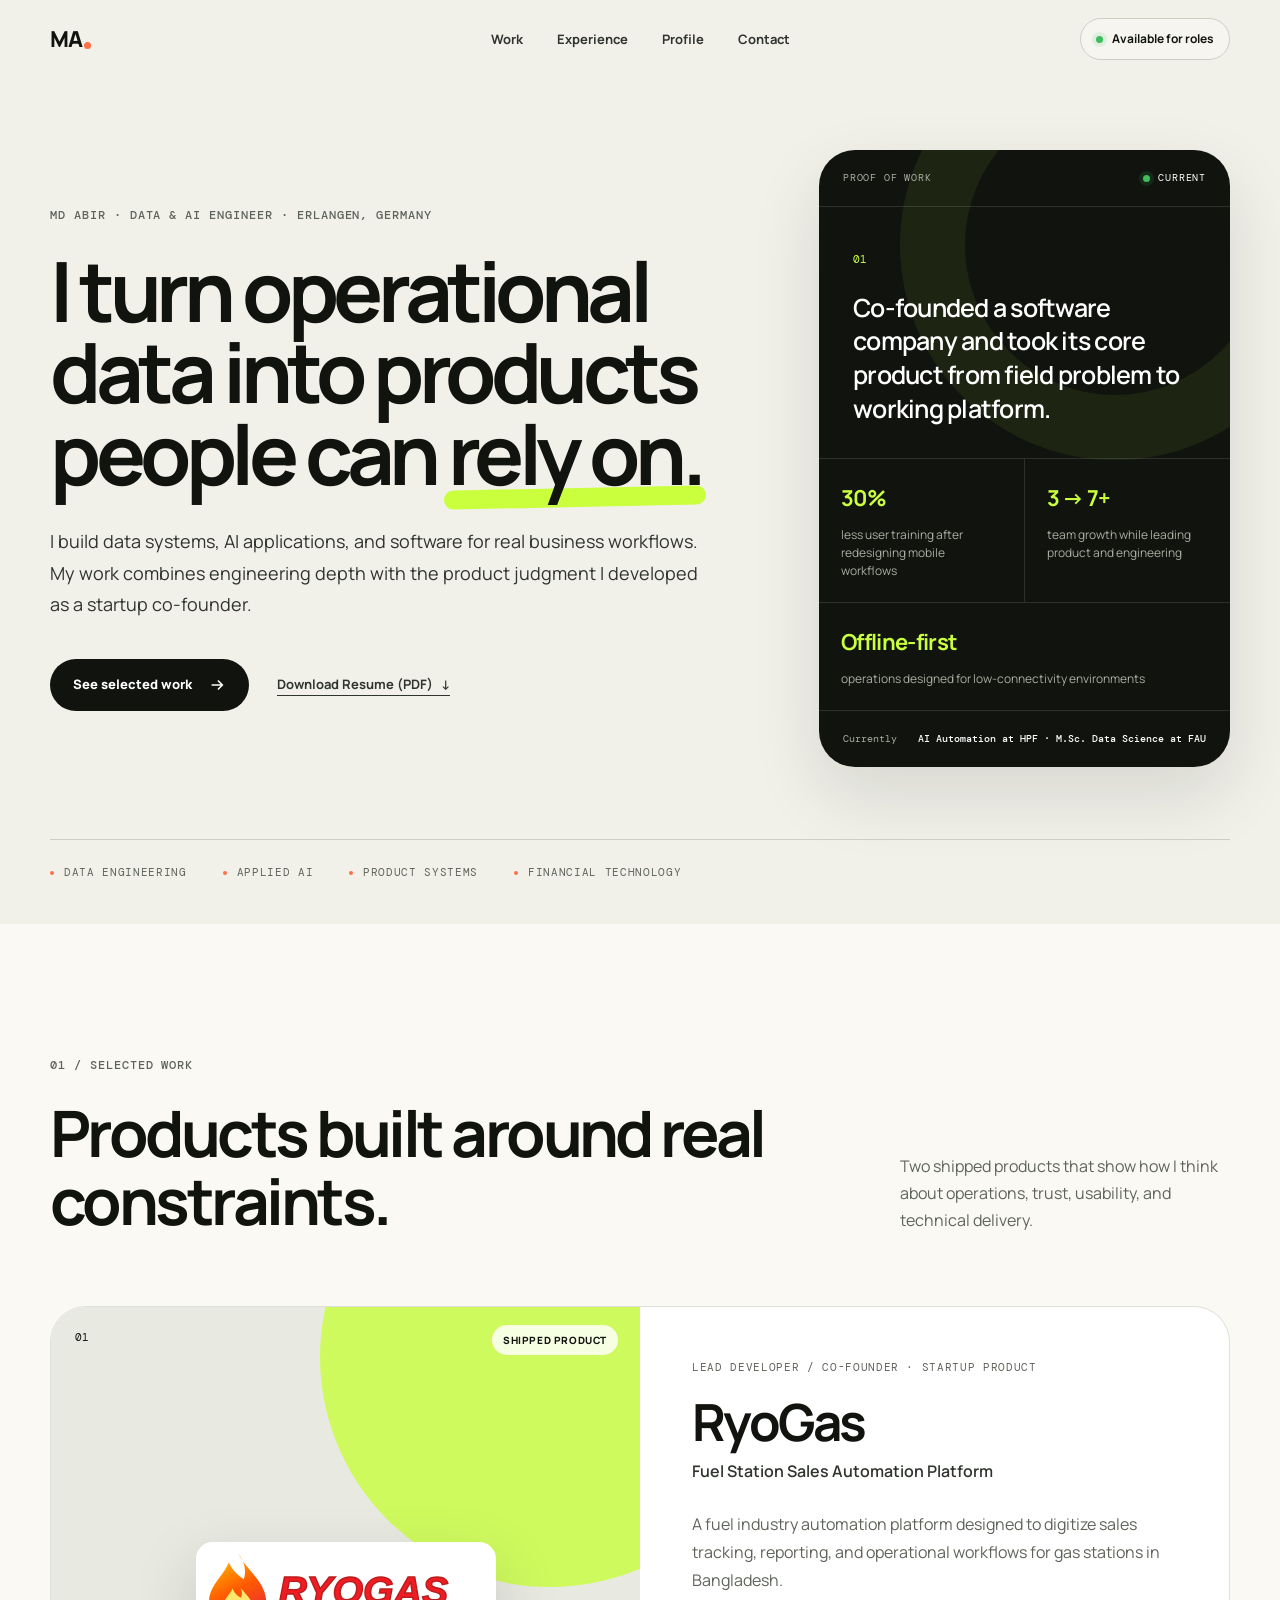
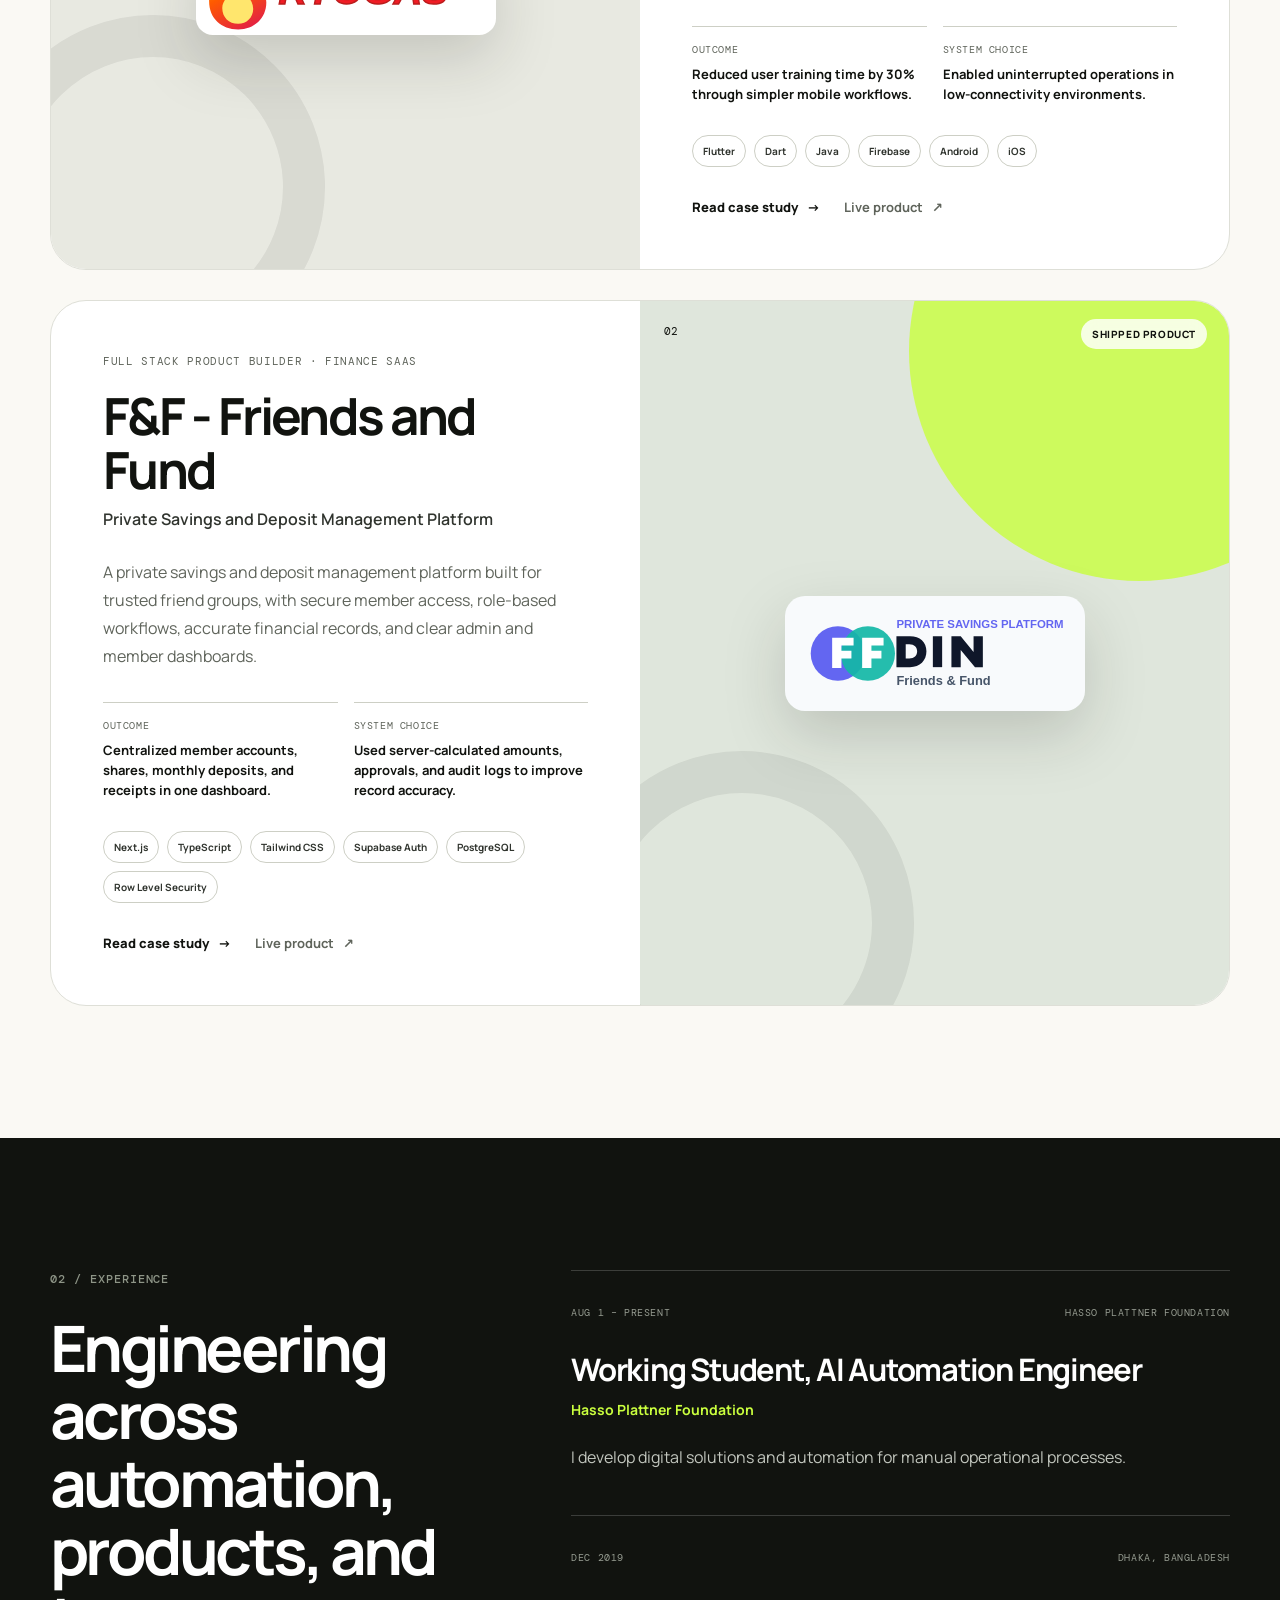
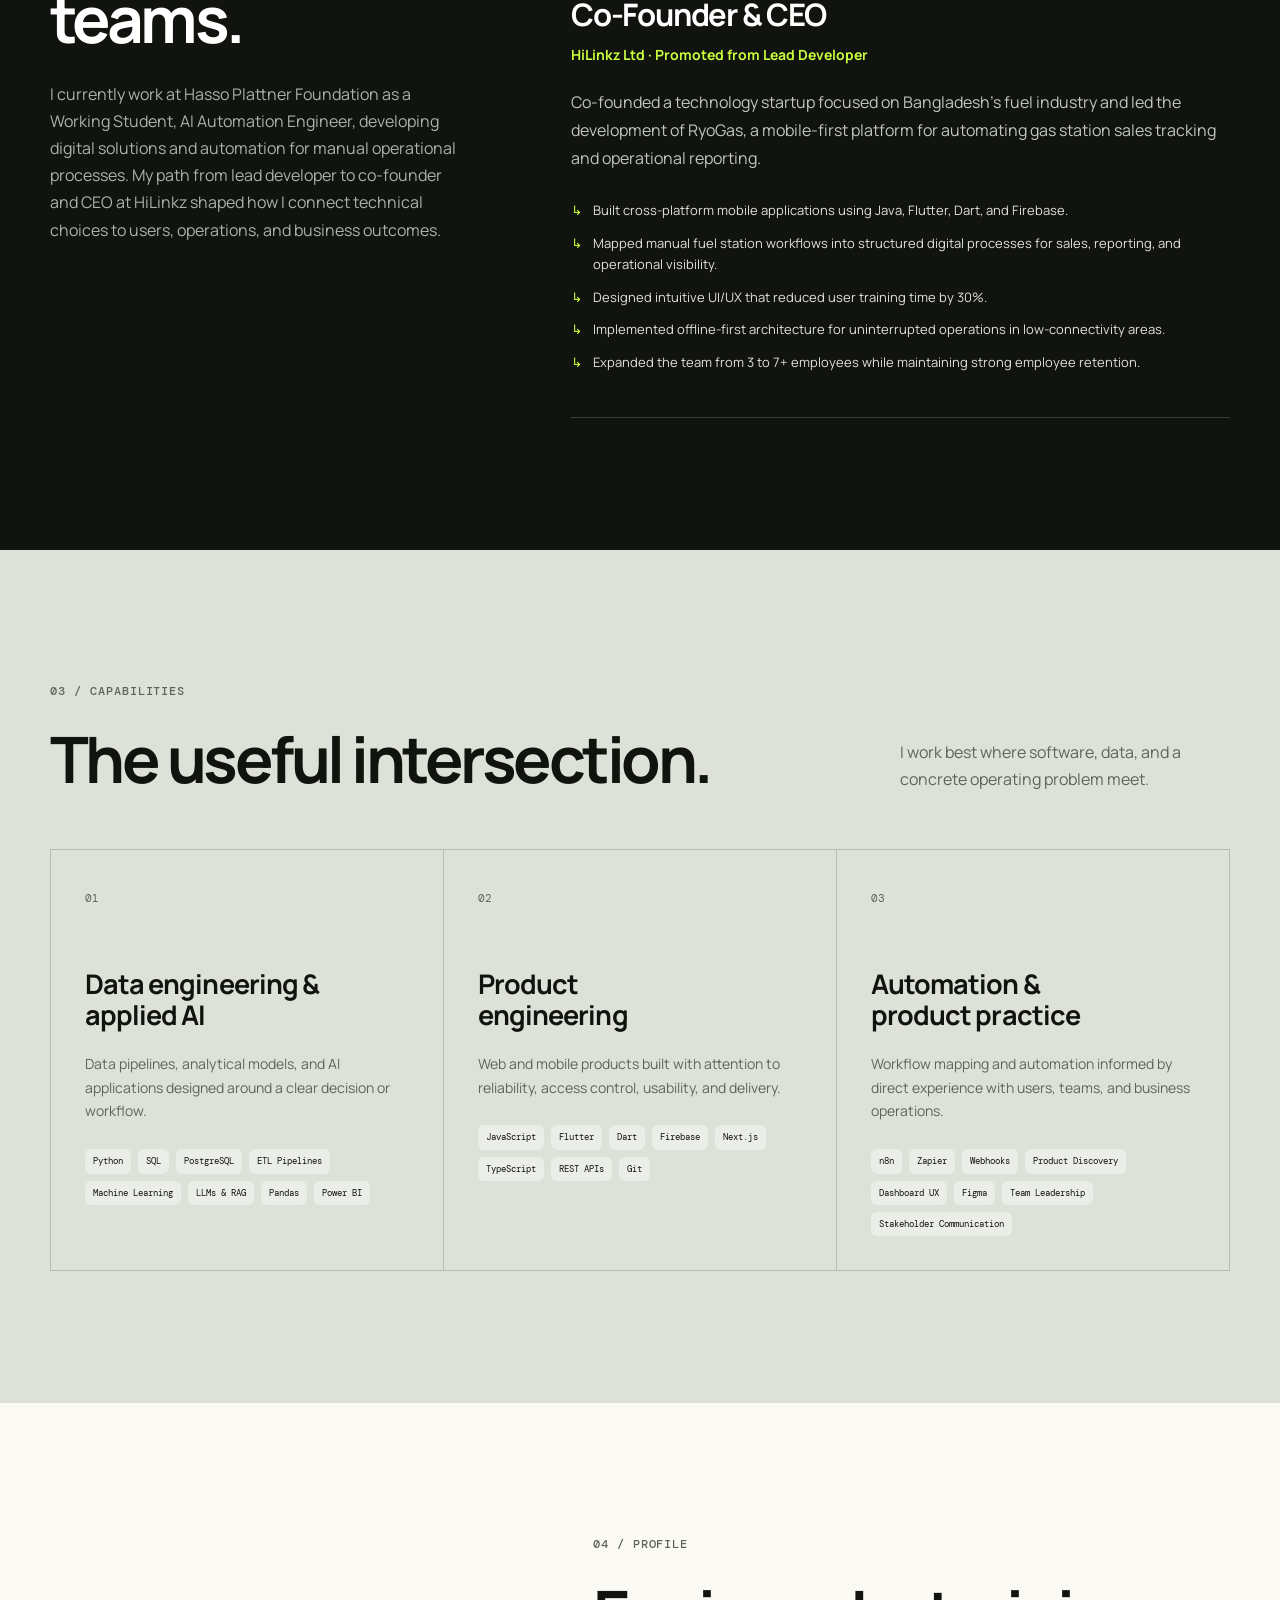
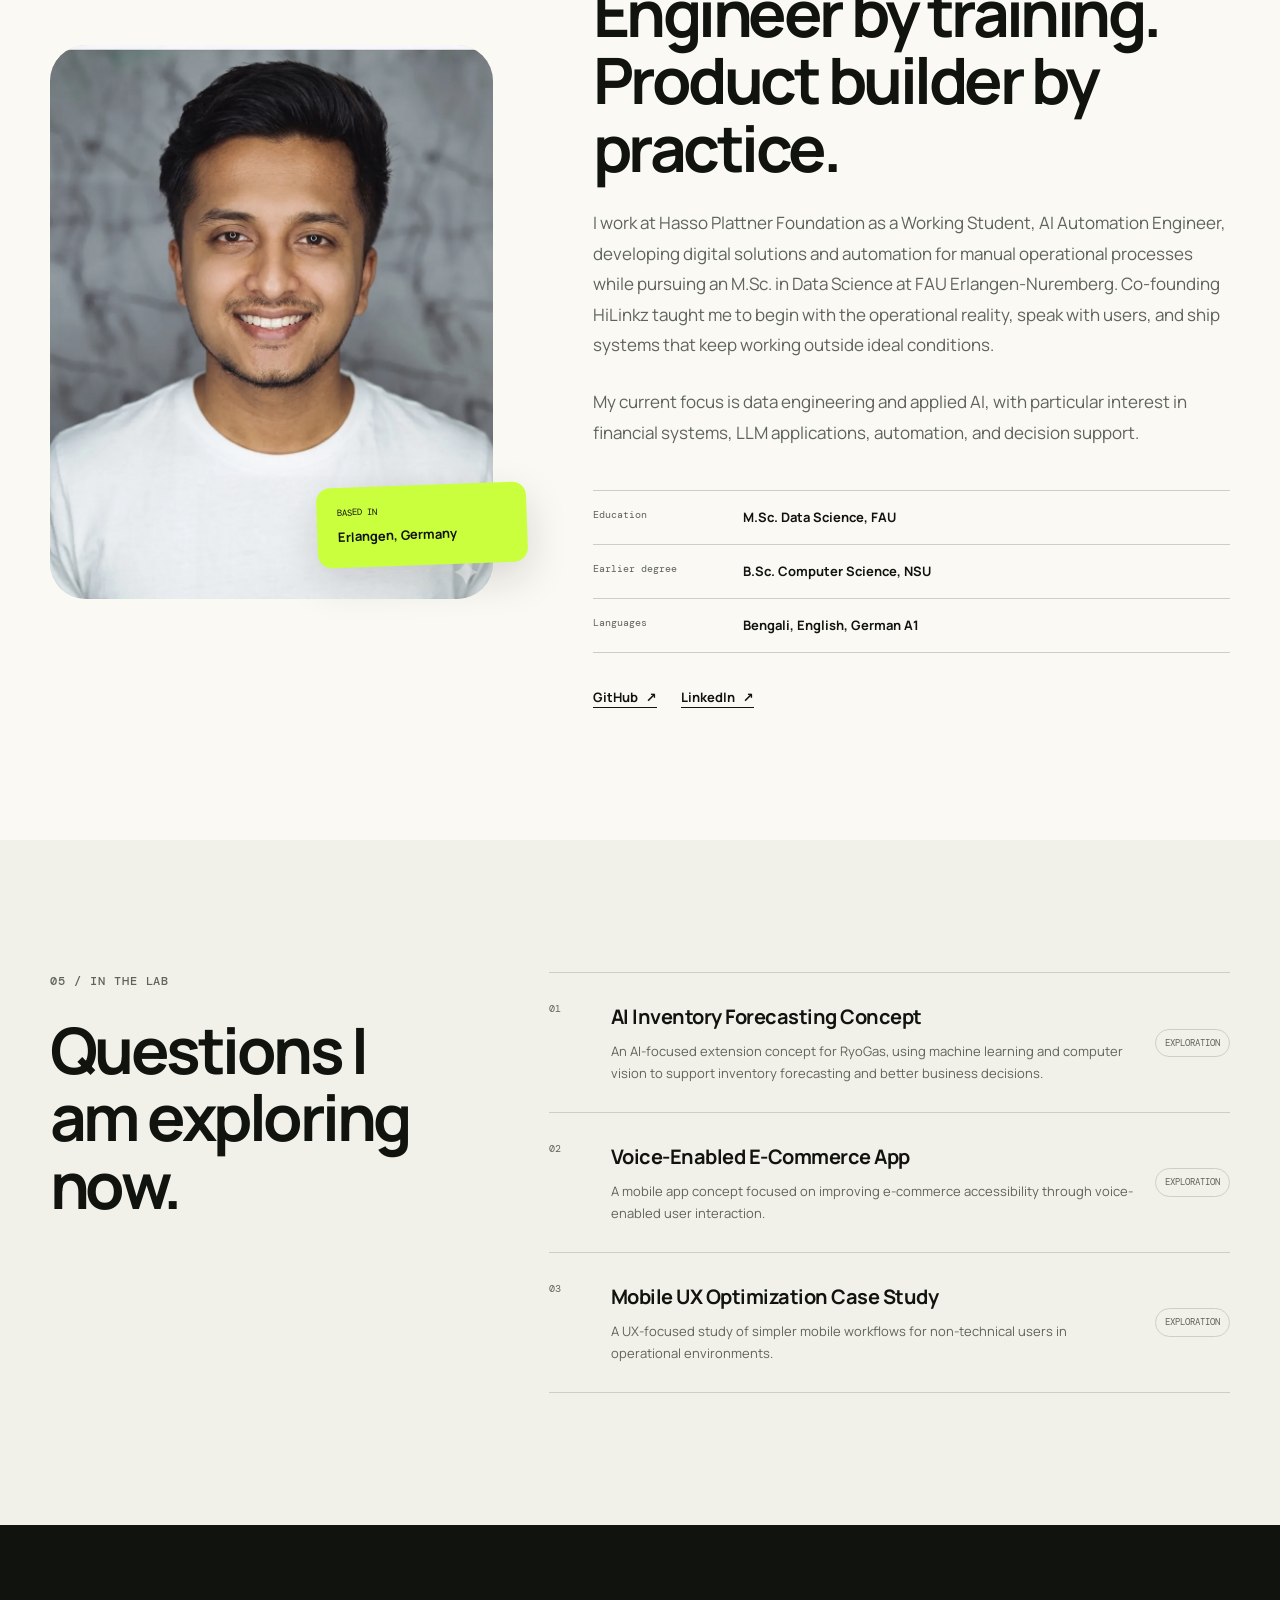
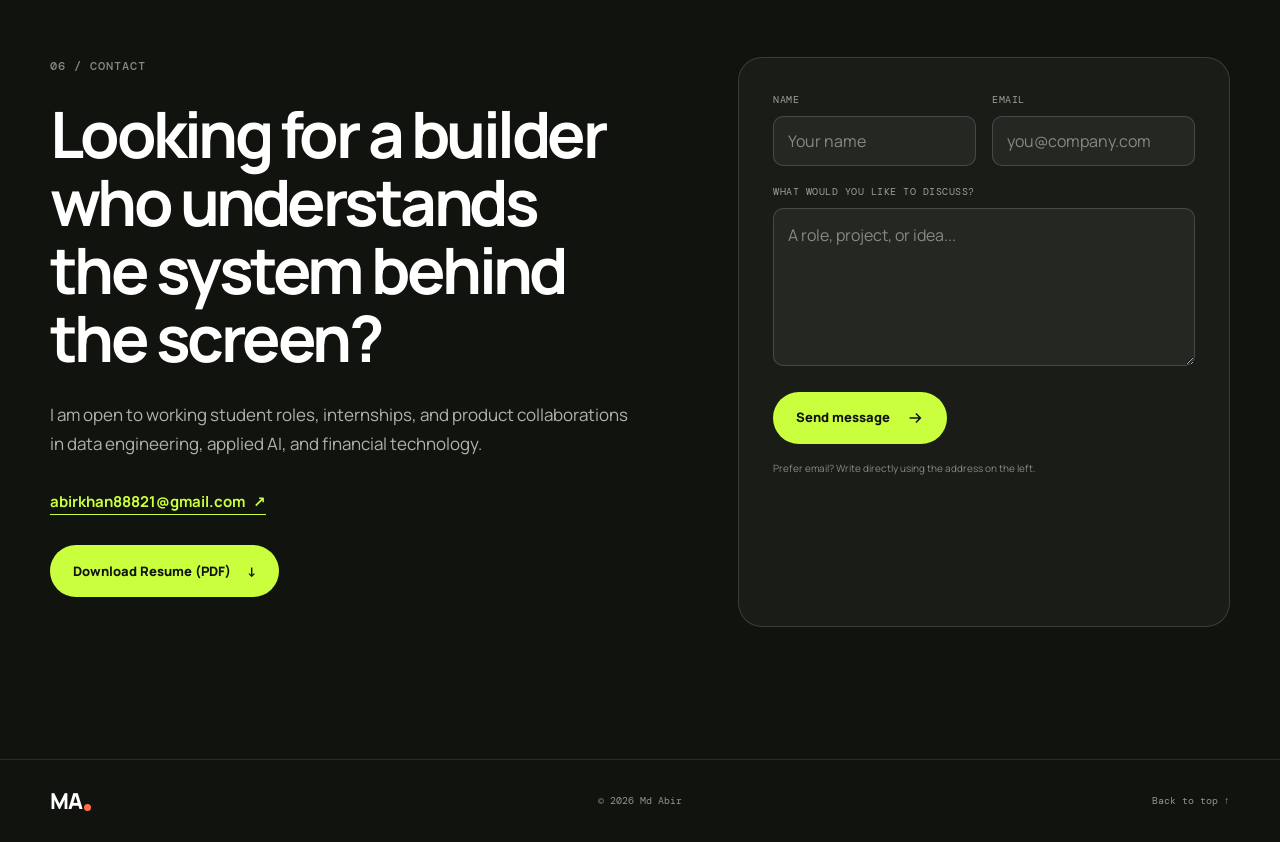
<file: index.html>
<!doctype html>
<html lang="en" class="no-js">
<head>
    <meta charset="utf-8">
    <meta name="viewport" content="width=device-width, initial-scale=1">
    <meta name="theme-color" content="#10130f">
    <meta name="description" content="Md Abir is a data and AI engineer in Erlangen, Germany, building data pipelines, LLM applications, and operational software. Explore selected work.">
    <meta name="author" content="Md Abir">
    <meta name="robots" content="index, follow, max-image-preview:large, max-snippet:-1, max-video-preview:-1">
    <meta property="og:type" content="profile">
    <meta property="og:locale" content="en_US">
    <meta property="og:site_name" content="Md Abir">
    <meta property="og:title" content="Md Abir | Data &amp; AI Engineer in Erlangen">
    <meta property="og:description" content="Data pipelines, LLM applications, and operational software built around real business problems.">
    <meta property="og:url" content="https://abirkhan.pro.bd/">
    <meta property="og:image" content="https://abirkhan.pro.bd/assets/profile.png">
    <meta property="og:image:type" content="image/png">
    <meta property="og:image:width" content="920">
    <meta property="og:image:height" content="1152">
    <meta property="og:image:alt" content="Portrait of Md Abir, data and AI engineer">
    <meta name="twitter:card" content="summary">
    <meta name="twitter:title" content="Md Abir | Data &amp; AI Engineer in Erlangen">
    <meta name="twitter:description" content="Data pipelines, LLM applications, and operational software built around real business problems.">
    <meta name="twitter:image" content="https://abirkhan.pro.bd/assets/profile.png">
    <meta name="twitter:image:alt" content="Portrait of Md Abir, data and AI engineer">
    <link rel="canonical" href="https://abirkhan.pro.bd/">
    <link rel="alternate" hreflang="en" href="https://abirkhan.pro.bd/">
    <link rel="alternate" hreflang="x-default" href="https://abirkhan.pro.bd/">
    <link rel="sitemap" type="application/xml" href="/sitemap.xml">
    <link rel="me" href="https://github.com/abir-1621">
    <link rel="me" href="https://www.linkedin.com/in/i-am-md-abir/">
    <link rel="icon" href="assets/favicon.svg" type="image/svg+xml">
    <link rel="preconnect" href="https://fonts.googleapis.com">
    <link rel="preconnect" href="https://fonts.gstatic.com" crossorigin>
    <link href="https://fonts.googleapis.com/css2?family=DM+Mono:wght@400;500&amp;family=Manrope:wght@400;500;600;700;800&amp;display=swap" rel="stylesheet">
    <link rel="stylesheet" href="css/styles.css">
    <title>Md Abir | Data &amp; AI Engineer in Erlangen</title>
    <script>document.documentElement.classList.remove('no-js');</script>
    <script type="application/ld+json">
    {
        "@context": "https://schema.org",
        "@graph": [
            {
                "@type": "WebSite",
                "@id": "https://abirkhan.pro.bd/#website",
                "url": "https://abirkhan.pro.bd/",
                "name": "Md Abir",
                "alternateName": "Md Abir Portfolio",
                "inLanguage": "en",
                "publisher": {"@id": "https://abirkhan.pro.bd/#person"}
            },
            {
                "@type": "ProfilePage",
                "@id": "https://abirkhan.pro.bd/#webpage",
                "url": "https://abirkhan.pro.bd/",
                "name": "Md Abir | Data & AI Engineer in Erlangen",
                "description": "Portfolio of Md Abir, a data and AI engineer building data pipelines, LLM applications, and operational software.",
                "inLanguage": "en",
                "isPartOf": {"@id": "https://abirkhan.pro.bd/#website"},
                "about": {"@id": "https://abirkhan.pro.bd/#person"},
                "mainEntity": {"@id": "https://abirkhan.pro.bd/#person"},
                "primaryImageOfPage": {"@id": "https://abirkhan.pro.bd/#profile-image"},
                "dateModified": "2026-09-16"
            },
            {
                "@type": "ImageObject",
                "@id": "https://abirkhan.pro.bd/#profile-image",
                "url": "https://abirkhan.pro.bd/assets/profile.png",
                "contentUrl": "https://abirkhan.pro.bd/assets/profile.png",
                "width": 920,
                "height": 1152,
                "caption": "Md Abir"
            },
            {
                "@type": "Person",
                "@id": "https://abirkhan.pro.bd/#person",
                "name": "Md Abir",
                "url": "https://abirkhan.pro.bd/",
                "image": {"@id": "https://abirkhan.pro.bd/#profile-image"},
                "jobTitle": ["AI Automation Engineer", "Co-Founder and CEO"],
                "description": "AI automation engineer at Hasso Plattner Foundation, product builder, and M.Sc. Data Science student at FAU Erlangen-Nuremberg.",
                "homeLocation": {
                    "@type": "Place",
                    "name": "Erlangen, Germany"
                },
                "affiliation": {
                    "@type": "CollegeOrUniversity",
                    "name": "Friedrich-Alexander-Universitat Erlangen-Nuremberg",
                    "sameAs": "https://www.fau.eu/"
                },
                "worksFor": [
                    {"@type": "Organization", "name": "Hasso Plattner Foundation"},
                    {"@type": "Organization", "name": "HiLinkz Ltd"}
                ],
                "alumniOf": {
                    "@type": "CollegeOrUniversity",
                    "name": "North South University",
                    "sameAs": "https://www.northsouth.edu/"
                },
                "knowsAbout": [
                    "Data engineering",
                    "Applied artificial intelligence",
                    "Large language model applications",
                    "Machine learning",
                    "Financial technology",
                    "Workflow automation",
                    "Product engineering"
                ],
                "sameAs": [
                    "https://github.com/abir-1621",
                    "https://www.linkedin.com/in/i-am-md-abir/"
                ]
            }
        ]
    }
    </script>
</head>
<body>
    <a class="skip-link" href="#main-content">Skip to content</a>

    <header class="site-header" id="site-header">
        <div class="shell nav-shell">
            <a class="wordmark" href="#top" aria-label="Md Abir, home"><span>MA</span><i aria-hidden="true"></i></a>
            <nav class="desktop-nav" aria-label="Main navigation">
                <a href="#work">Work</a><a href="#experience">Experience</a><a href="#profile">Profile</a><a href="#contact">Contact</a>
            </nav>
            <a class="nav-cta" href="mailto:abirkhan88821@gmail.com"><span class="status-dot" aria-hidden="true"></span>Available for roles</a>
            <button class="menu-toggle" type="button" aria-expanded="false" aria-controls="mobile-nav" aria-label="Open navigation"><span></span><span></span></button>
        </div>
        <nav class="mobile-nav" id="mobile-nav" aria-label="Mobile navigation" hidden>
            <a href="#work">Work</a><a href="#experience">Experience</a><a href="#profile">Profile</a><a href="#contact">Contact</a>
        </nav>
    </header>

    <main id="main-content">
        <section class="hero shell" id="top" aria-labelledby="hero-title">
            <div class="hero-copy">
                <p class="eyebrow reveal">Md Abir · Data &amp; AI engineer · Erlangen, Germany</p>
                <h1 id="hero-title" class="reveal">I turn operational data into products people can <em>rely on.</em></h1>
                <p class="hero-intro reveal" id="hero-description">I build data systems, AI applications, and software for real business workflows. My work combines engineering depth with the product judgment I developed as a startup co-founder.</p>
                <div class="hero-actions reveal">
                    <a class="button button-primary" href="#work">See selected work<svg viewBox="0 0 20 20" aria-hidden="true"><path d="M4 10h12M11 5l5 5-5 5"/></svg></a>
                    <a class="text-link" href="/assets/resume/MD_Abir_Resume.pdf" download="Md-Abir-Resume.pdf">Download Resume (PDF) <span aria-hidden="true">↓</span></a>
                </div>
            </div>

            <aside class="hero-proof reveal" aria-label="Proof of work">
                <div class="proof-topline"><span>Proof of work</span><span class="live-label"><i aria-hidden="true"></i>Current</span></div>
                <div class="proof-statement"><span class="proof-index">01</span><p>Co-founded a software company and took its core product from field problem to working platform.</p></div>
                <div class="signal-grid">
                    <div><strong>30%</strong><span>less user training after redesigning mobile workflows</span></div>
                    <div><strong>3 → 7+</strong><span>team growth while leading product and engineering</span></div>
                    <div><strong>Offline-first</strong><span>operations designed for low-connectivity environments</span></div>
                </div>
                <div class="proof-footer"><span>Currently</span><b>AI Automation at HPF · M.Sc. Data Science at FAU</b></div>
            </aside>

            <div class="hero-meta reveal" aria-label="Professional focus">
                <span>Data engineering</span><span>Applied AI</span><span>Product systems</span><span>Financial technology</span>
            </div>
        </section>

        <section class="work section-pad" id="work" aria-labelledby="work-title">
            <div class="shell">
                <div class="section-heading reveal">
                    <div><p class="section-number">01 / Selected work</p><h2 id="work-title">Products built around real constraints.</h2></div>
                    <p>Two shipped products that show how I think about operations, trust, usability, and technical delivery.</p>
                </div>
                <div class="projects-list" id="projects-grid">
                    <article class="project-card reveal">
                        <div class="project-visual">
                            <span class="project-number">01</span>
                            <span class="project-status">Shipped product</span>
                            <img src="assets/ryogas-logo.svg" alt="RyoGas logo" width="320" height="100" loading="lazy">
                        </div>
                        <div class="project-content">
                            <p class="project-kicker">Lead Developer / Co-Founder · Startup Product</p>
                            <h3>RyoGas</h3>
                            <p class="project-subtitle">Fuel Station Sales Automation Platform</p>
                            <p class="project-description">A fuel industry automation platform designed to digitize sales tracking, reporting, and operational workflows for gas stations in Bangladesh.</p>
                            <div class="project-impact">
                                <div><span>Outcome</span><strong>Reduced user training time by 30% through simpler mobile workflows.</strong></div>
                                <div><span>System choice</span><strong>Enabled uninterrupted operations in low-connectivity environments.</strong></div>
                            </div>
                            <div class="tech-list"><span>Flutter</span><span>Dart</span><span>Java</span><span>Firebase</span><span>Android</span><span>iOS</span></div>
                            <div class="project-links">
                                <a class="project-link" href="work/ryogas.html" aria-label="Read the RyoGas case study">Read case study <span aria-hidden="true">→</span></a>
                                <a class="project-link project-link-secondary" href="https://www.ryogas.com/" target="_blank" rel="noopener noreferrer" aria-label="Open the RyoGas website">Live product <span aria-hidden="true">↗</span></a>
                            </div>
                        </div>
                    </article>

                    <article class="project-card reveal">
                        <div class="project-visual">
                            <span class="project-number">02</span>
                            <span class="project-status">Shipped product</span>
                            <img src="assets/friends-fund-logo.svg" alt="Friends and Fund logo" width="420" height="160" loading="lazy">
                        </div>
                        <div class="project-content">
                            <p class="project-kicker">Full Stack Product Builder · Finance SaaS</p>
                            <h3>F&amp;F - Friends and Fund</h3>
                            <p class="project-subtitle">Private Savings and Deposit Management Platform</p>
                            <p class="project-description">A private savings and deposit management platform built for trusted friend groups, with secure member access, role-based workflows, accurate financial records, and clear admin and member dashboards.</p>
                            <div class="project-impact">
                                <div><span>Outcome</span><strong>Centralized member accounts, shares, monthly deposits, and receipts in one dashboard.</strong></div>
                                <div><span>System choice</span><strong>Used server-calculated amounts, approvals, and audit logs to improve record accuracy.</strong></div>
                            </div>
                            <div class="tech-list"><span>Next.js</span><span>TypeScript</span><span>Tailwind CSS</span><span>Supabase Auth</span><span>PostgreSQL</span><span>Row Level Security</span></div>
                            <div class="project-links">
                                <a class="project-link" href="work/friends-and-fund.html" aria-label="Read the Friends and Fund case study">Read case study <span aria-hidden="true">→</span></a>
                                <a class="project-link project-link-secondary" href="https://personal-finance-tau-five.vercel.app/dashboard" target="_blank" rel="noopener noreferrer" aria-label="Open the Friends and Fund application">Live product <span aria-hidden="true">↗</span></a>
                            </div>
                        </div>
                    </article>
                </div>
            </div>
        </section>

        <section class="experience section-pad" id="experience" aria-labelledby="experience-title">
            <div class="shell experience-grid">
                <div class="experience-intro reveal">
                    <p class="section-number">02 / Experience</p>
                    <h2 id="experience-title">Engineering across automation, products, and teams.</h2>
                    <p>I currently work at Hasso Plattner Foundation as a Working Student, AI Automation Engineer, developing digital solutions and automation for manual operational processes. My path from lead developer to co-founder and CEO at HiLinkz shaped how I connect technical choices to users, operations, and business outcomes.</p>
                </div>
                <div class="timeline" id="experience-list">
                    <article class="timeline-item reveal">
                        <div class="timeline-meta"><span>Aug 1 – Present</span><span>Hasso Plattner Foundation</span></div>
                        <h3>Working Student, AI Automation Engineer</h3>
                        <p class="timeline-company">Hasso Plattner Foundation</p>
                        <p class="timeline-description">I develop digital solutions and automation for manual operational processes.</p>
                    </article>
                    <article class="timeline-item reveal">
                        <div class="timeline-meta"><span>Dec 2019</span><span>Dhaka, Bangladesh</span></div>
                        <h3>Co-Founder &amp; CEO</h3>
                        <p class="timeline-company">HiLinkz Ltd · Promoted from Lead Developer</p>
                        <p class="timeline-description">Co-founded a technology startup focused on Bangladesh's fuel industry and led the development of RyoGas, a mobile-first platform for automating gas station sales tracking and operational reporting.</p>
                        <ul class="timeline-highlights">
                            <li>Built cross-platform mobile applications using Java, Flutter, Dart, and Firebase.</li>
                            <li>Mapped manual fuel station workflows into structured digital processes for sales, reporting, and operational visibility.</li>
                            <li>Designed intuitive UI/UX that reduced user training time by 30%.</li>
                            <li>Implemented offline-first architecture for uninterrupted operations in low-connectivity areas.</li>
                            <li>Expanded the team from 3 to 7+ employees while maintaining strong employee retention.</li>
                        </ul>
                    </article>
                </div>
            </div>
        </section>

        <section class="capabilities section-pad" aria-labelledby="capabilities-title">
            <div class="shell">
                <div class="section-heading compact reveal">
                    <div><p class="section-number">03 / Capabilities</p><h2 id="capabilities-title">The useful intersection.</h2></div>
                    <p>I work best where software, data, and a concrete operating problem meet.</p>
                </div>
                <div class="capability-grid" id="skills-grid">
                    <article class="capability-card reveal">
                        <span class="capability-index">01</span>
                        <h3>Data engineering &amp; applied AI</h3>
                        <p>Data pipelines, analytical models, and AI applications designed around a clear decision or workflow.</p>
                        <div class="capability-list"><span>Python</span><span>SQL</span><span>PostgreSQL</span><span>ETL Pipelines</span><span>Machine Learning</span><span>LLMs &amp; RAG</span><span>Pandas</span><span>Power BI</span></div>
                    </article>
                    <article class="capability-card reveal">
                        <span class="capability-index">02</span>
                        <h3>Product engineering</h3>
                        <p>Web and mobile products built with attention to reliability, access control, usability, and delivery.</p>
                        <div class="capability-list"><span>JavaScript</span><span>Flutter</span><span>Dart</span><span>Firebase</span><span>Next.js</span><span>TypeScript</span><span>REST APIs</span><span>Git</span></div>
                    </article>
                    <article class="capability-card reveal">
                        <span class="capability-index">03</span>
                        <h3>Automation &amp; product practice</h3>
                        <p>Workflow mapping and automation informed by direct experience with users, teams, and business operations.</p>
                        <div class="capability-list"><span>n8n</span><span>Zapier</span><span>Webhooks</span><span>Product Discovery</span><span>Dashboard UX</span><span>Figma</span><span>Team Leadership</span><span>Stakeholder Communication</span></div>
                    </article>
                </div>
            </div>
        </section>

        <section class="profile section-pad" id="profile" aria-labelledby="profile-title">
            <div class="shell profile-grid">
                <div class="portrait reveal">
                    <div class="portrait-frame"><img id="profile-photo" src="assets/profile.webp" alt="Md Abir" width="920" height="1152" loading="lazy"></div>
                    <div class="portrait-note"><span>Based in</span><strong>Erlangen, Germany</strong></div>
                </div>
                <div class="profile-copy reveal">
                    <p class="section-number">04 / Profile</p>
                    <h2 id="profile-title">Engineer by training. Product builder by practice.</h2>
                    <p id="about-text">I work at Hasso Plattner Foundation as a Working Student, AI Automation Engineer, developing digital solutions and automation for manual operational processes while pursuing an M.Sc. in Data Science at FAU Erlangen-Nuremberg. Co-founding HiLinkz taught me to begin with the operational reality, speak with users, and ship systems that keep working outside ideal conditions.</p>
                    <p>My current focus is data engineering and applied AI, with particular interest in financial systems, LLM applications, automation, and decision support.</p>
                    <div class="profile-facts">
                        <div><span>Education</span><strong>M.Sc. Data Science, FAU</strong></div>
                        <div><span>Earlier degree</span><strong>B.Sc. Computer Science, NSU</strong></div>
                        <div><span>Languages</span><strong>Bengali, English, German A1</strong></div>
                    </div>
                    <div class="social-links">
                        <a href="https://github.com/abir-1621" target="_blank" rel="noopener noreferrer">GitHub <span aria-hidden="true">↗</span></a>
                        <a href="https://www.linkedin.com/in/i-am-md-abir/" target="_blank" rel="noopener noreferrer">LinkedIn <span aria-hidden="true">↗</span></a>
                    </div>
                </div>
            </div>
        </section>

        <section class="lab section-pad" aria-labelledby="lab-title">
            <div class="shell lab-grid">
                <div class="reveal"><p class="section-number">05 / In the lab</p><h2 id="lab-title">Questions I am exploring now.</h2></div>
                <div class="lab-items" id="lab-items">
                    <article class="lab-item reveal">
                        <span>01</span>
                        <div><h3>AI Inventory Forecasting Concept</h3><p>An AI-focused extension concept for RyoGas, using machine learning and computer vision to support inventory forecasting and better business decisions.</p></div>
                        <em>Exploration</em>
                    </article>
                    <article class="lab-item reveal">
                        <span>02</span>
                        <div><h3>Voice-Enabled E-Commerce App</h3><p>A mobile app concept focused on improving e-commerce accessibility through voice-enabled user interaction.</p></div>
                        <em>Exploration</em>
                    </article>
                    <article class="lab-item reveal">
                        <span>03</span>
                        <div><h3>Mobile UX Optimization Case Study</h3><p>A UX-focused study of simpler mobile workflows for non-technical users in operational environments.</p></div>
                        <em>Exploration</em>
                    </article>
                </div>
            </div>
        </section>

        <section class="contact section-pad" id="contact" aria-labelledby="contact-title">
            <div class="shell contact-grid">
                <div class="contact-copy reveal">
                    <p class="section-number light">06 / Contact</p>
                    <h2 id="contact-title">Looking for a builder who understands the system behind the screen?</h2>
                    <p>I am open to working student roles, internships, and product collaborations in data engineering, applied AI, and financial technology.</p>
                    <a class="contact-email" href="mailto:abirkhan88821@gmail.com">abirkhan88821@gmail.com <span aria-hidden="true">↗</span></a>
                    <p><a class="button button-light" href="/assets/resume/MD_Abir_Resume.pdf" download="Md-Abir-Resume.pdf">Download Resume (PDF) <span aria-hidden="true">↓</span></a></p>
                </div>
                <form class="contact-form reveal" id="contact-form" action="https://formsubmit.co/abirkhan88821@gmail.com" method="post">
                    <input type="hidden" name="_captcha" value="false"><input type="hidden" name="_subject" value="Portfolio enquiry">
                    <input type="text" name="_honey" class="honey" tabindex="-1" autocomplete="off" aria-hidden="true">
                    <div class="field-row">
                        <label><span>Name</span><input type="text" name="name" autocomplete="name" required placeholder="Your name"></label>
                        <label><span>Email</span><input type="email" name="email" autocomplete="email" required placeholder="you@company.com"></label>
                    </div>
                    <label><span>What would you like to discuss?</span><textarea name="message" rows="5" required placeholder="A role, project, or idea..."></textarea></label>
                    <button class="button button-light" type="submit">Send message<svg viewBox="0 0 20 20" aria-hidden="true"><path d="M4 10h12M11 5l5 5-5 5"/></svg></button>
                    <p class="form-note">Prefer email? Write directly using the address on the left.</p>
                </form>
            </div>
        </section>
    </main>

    <footer class="site-footer">
        <div class="shell footer-grid">
            <a class="wordmark wordmark-light" href="#top" aria-label="Back to top"><span>MA</span><i aria-hidden="true"></i></a>
            <p>© <span id="current-year">2026</span> Md Abir</p>
            <a href="#top">Back to top ↑</a>
        </div>
    </footer>

    <script src="js/main.js"></script>
</body>
</html>
</file>
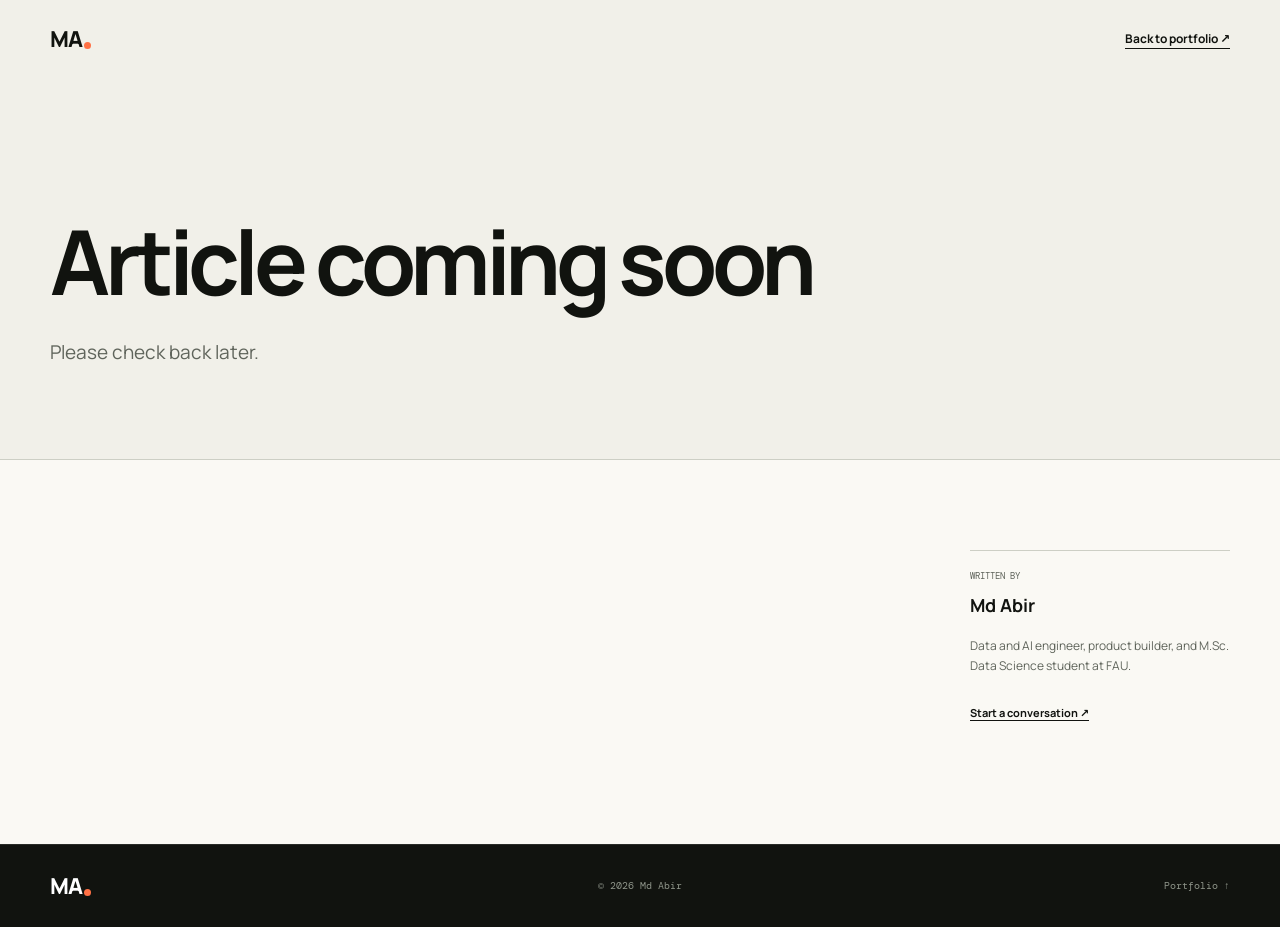
<file: article.html>
<!doctype html>
<html lang="en">
<head>
    <meta charset="utf-8">
    <meta name="viewport" content="width=device-width, initial-scale=1">
    <meta name="theme-color" content="#10130f">
    <meta name="description" content="Notes by Md Abir on product engineering, data, AI, and business operations.">
    <meta name="author" content="Md Abir">
    <meta name="robots" content="noindex, follow">
    <link rel="icon" href="assets/favicon.svg" type="image/svg+xml">
    <link rel="preconnect" href="https://fonts.googleapis.com">
    <link rel="preconnect" href="https://fonts.gstatic.com" crossorigin>
    <link href="https://fonts.googleapis.com/css2?family=DM+Mono:wght@400;500&amp;family=Manrope:wght@400;500;600;700;800&amp;display=swap" rel="stylesheet">
    <link rel="stylesheet" href="css/styles.css">
    <title>Article | Md Abir</title>
</head>
<body class="article-page">
    <a class="skip-link" href="#article-content">Skip to article</a>

    <header class="article-header">
        <nav class="shell article-nav" aria-label="Article navigation">
            <a class="wordmark" href="index.html#top" aria-label="Md Abir, portfolio"><span>MA</span><i aria-hidden="true"></i></a>
            <a class="article-back" href="index.html#top">Back to portfolio <span aria-hidden="true">↗</span></a>
        </nav>

        <div class="shell article-hero">
            <div class="article-meta" id="article-meta"></div>
            <h1 id="article-title"></h1>
            <p id="article-description"></p>
        </div>
    </header>

    <main class="shell article-main">
        <article class="article-content" id="article-content"></article>
        <aside class="article-aside">
            <span>Written by</span>
            <strong>Md Abir</strong>
            <p>Data and AI engineer, product builder, and M.Sc. Data Science student at FAU.</p>
            <a href="mailto:abirkhan88821@gmail.com">Start a conversation ↗</a>
        </aside>
    </main>

    <footer class="site-footer">
        <div class="shell footer-grid">
            <a class="wordmark wordmark-light" href="index.html#top" aria-label="Portfolio home"><span>MA</span><i aria-hidden="true"></i></a>
            <p>© <span id="current-year">2026</span> Md Abir</p>
            <a href="index.html#top">Portfolio ↑</a>
        </div>
    </footer>

    <script src="js/portfolio-data.js"></script>
    <script>
        (function () {
            'use strict';
            const params = new URLSearchParams(window.location.search);
            const articles = window.portfolioData?.articles || [];
            const article = articles.find((item) => item.slug === params.get('slug'));

            if (!article) {
                document.getElementById('article-title').textContent = 'Article coming soon';
                document.getElementById('article-description').textContent = 'Please check back later.';
                return;
            }

            document.title = `${article.title} | Md Abir`;
            document.querySelector('meta[name="description"]').content = article.description;
            document.getElementById('article-title').textContent = article.title;
            document.getElementById('article-description').textContent = article.description;

            const meta = document.getElementById('article-meta');
            [article.category, article.readTime, article.status].forEach((value) => {
                const span = document.createElement('span');
                span.textContent = value;
                meta.appendChild(span);
            });

            const content = document.getElementById('article-content');
            article.content.forEach((paragraph) => {
                const element = document.createElement('p');
                element.textContent = paragraph;
                content.appendChild(element);
            });

            document.getElementById('current-year').textContent = String(new Date().getFullYear());
        })();
    </script>
</body>
</html>
</file>
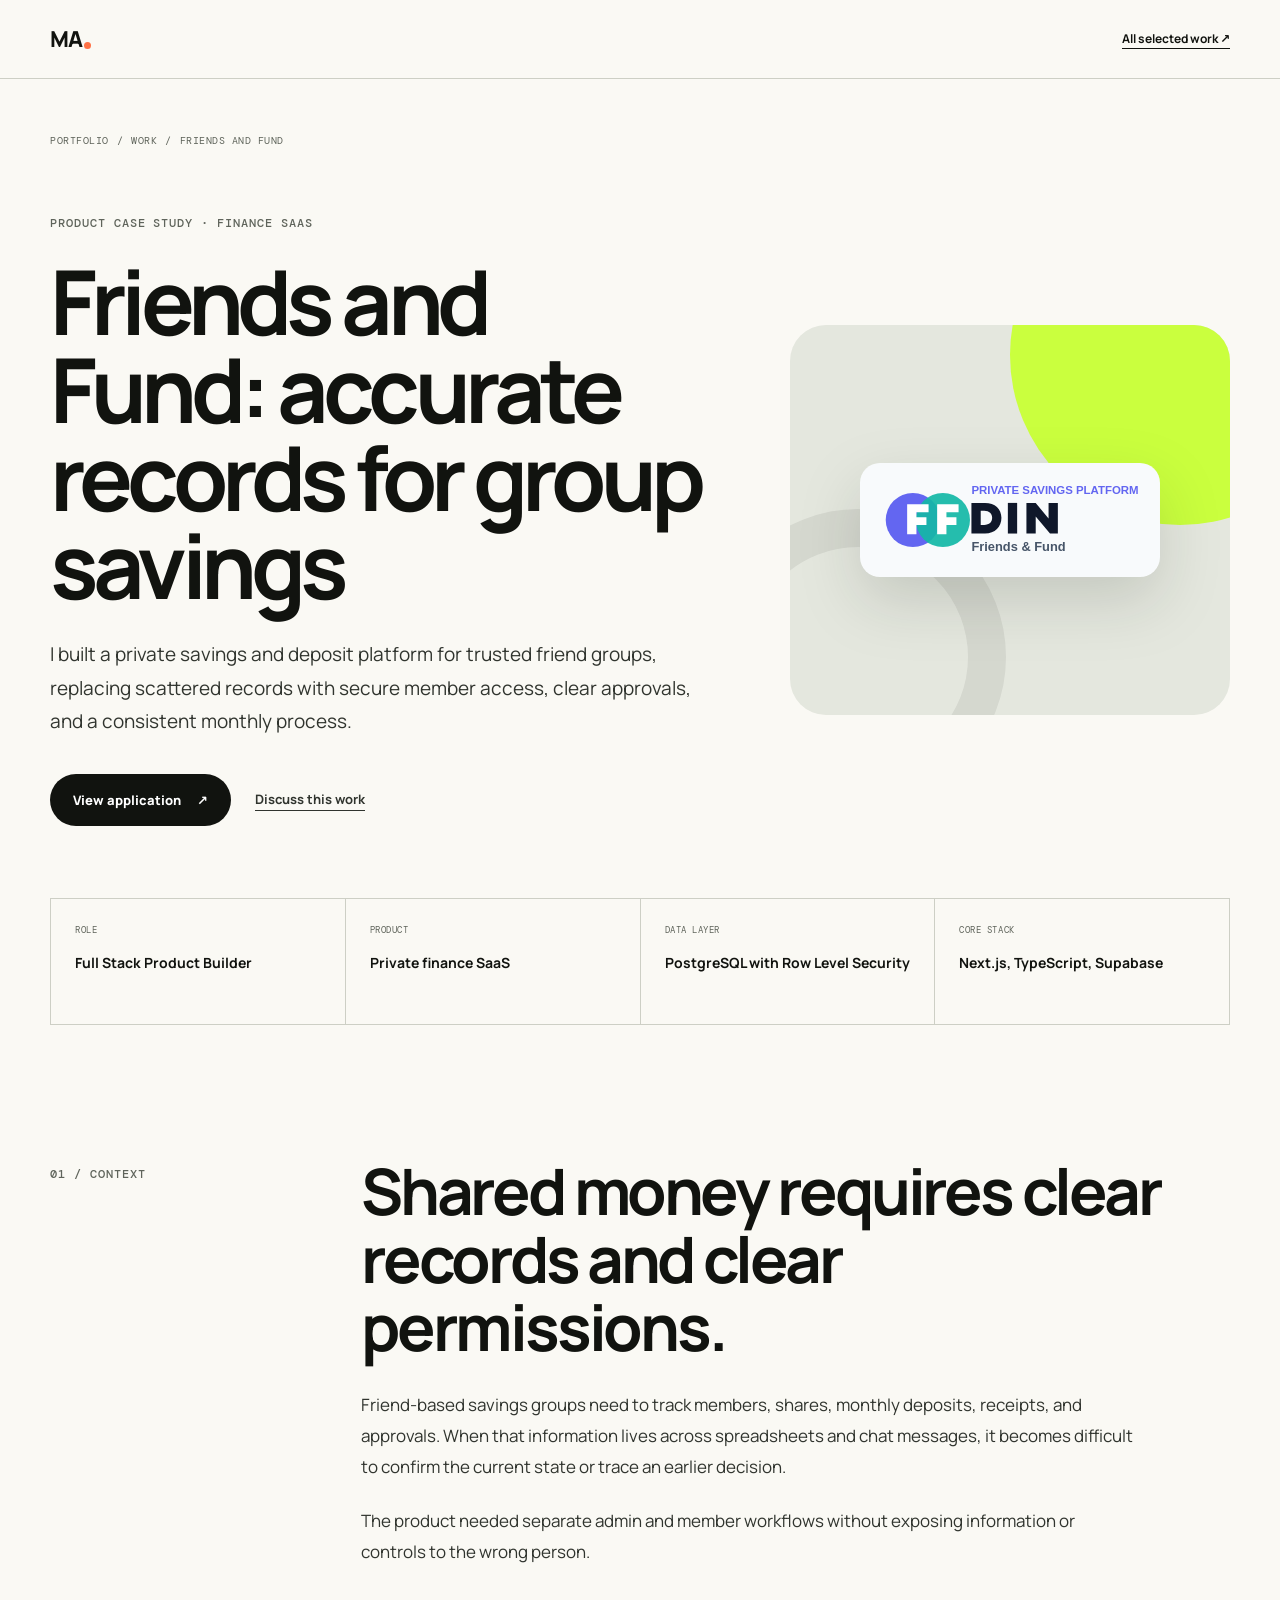
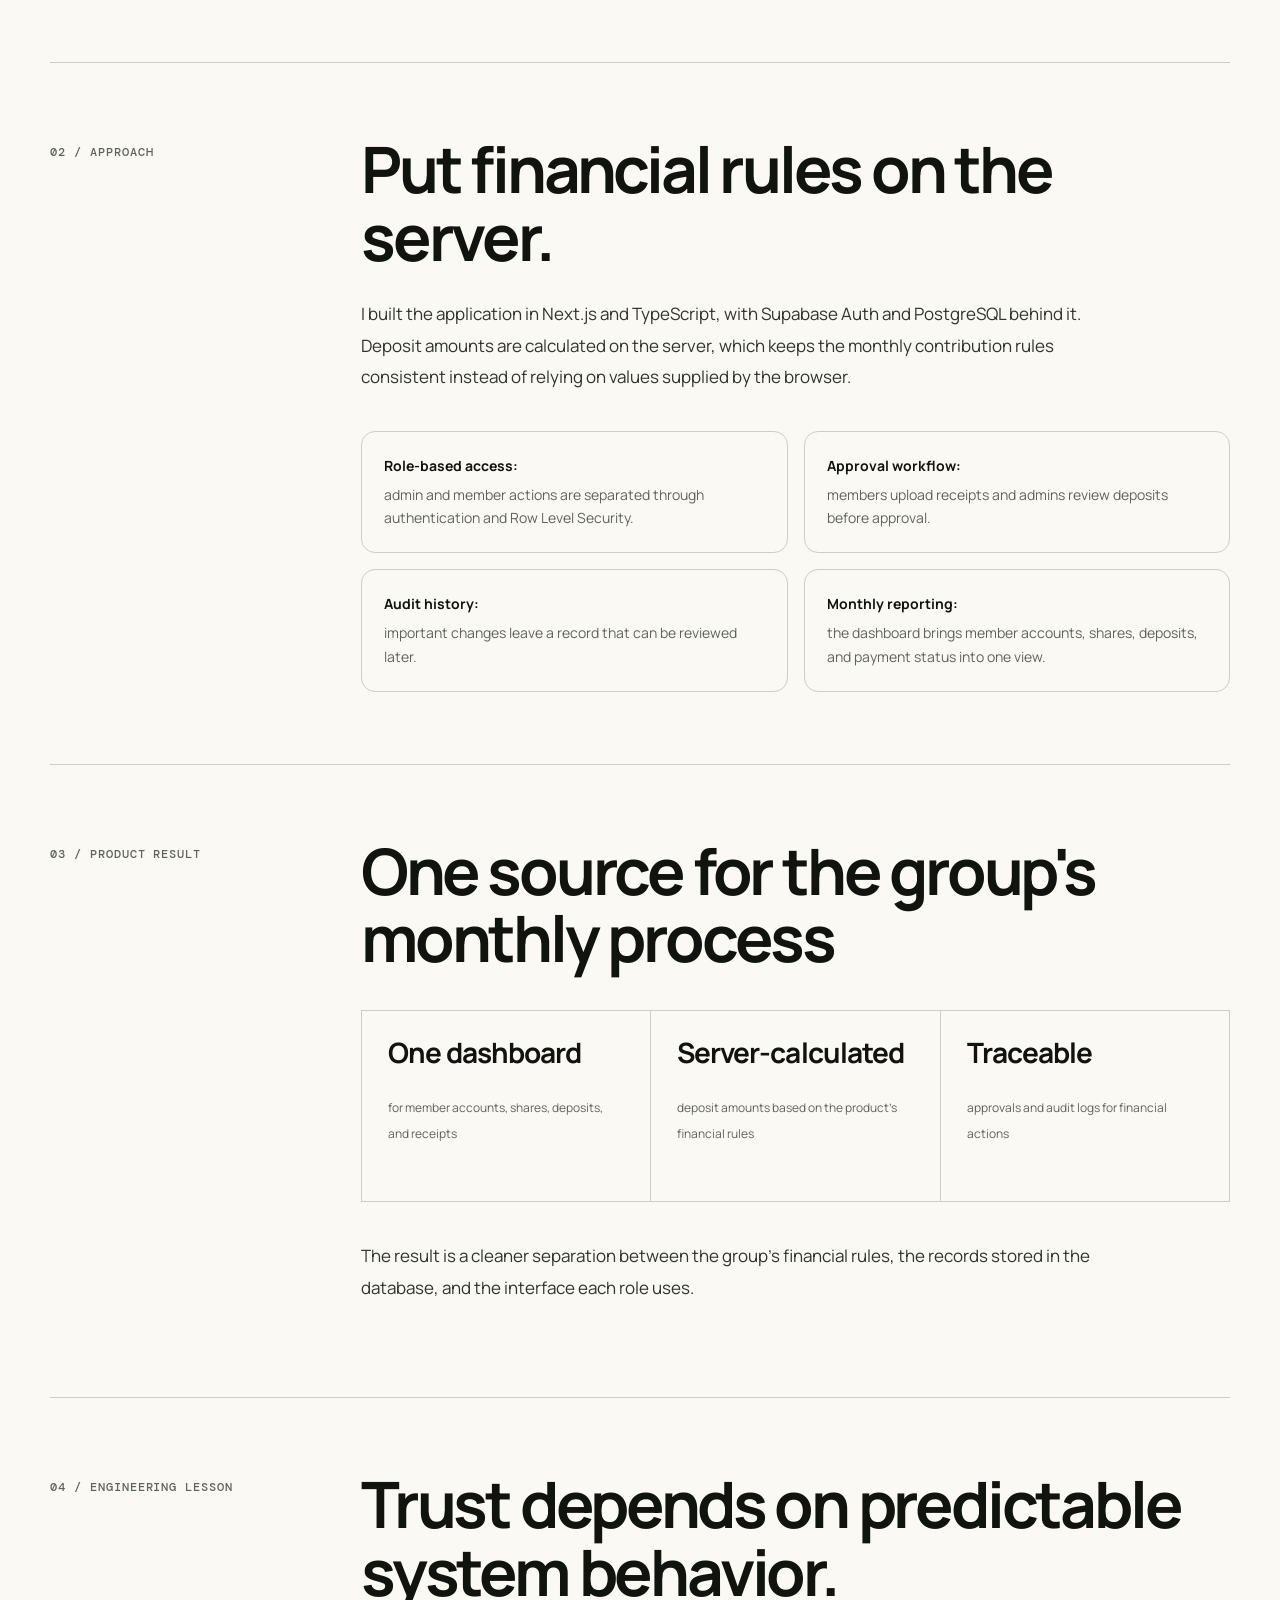
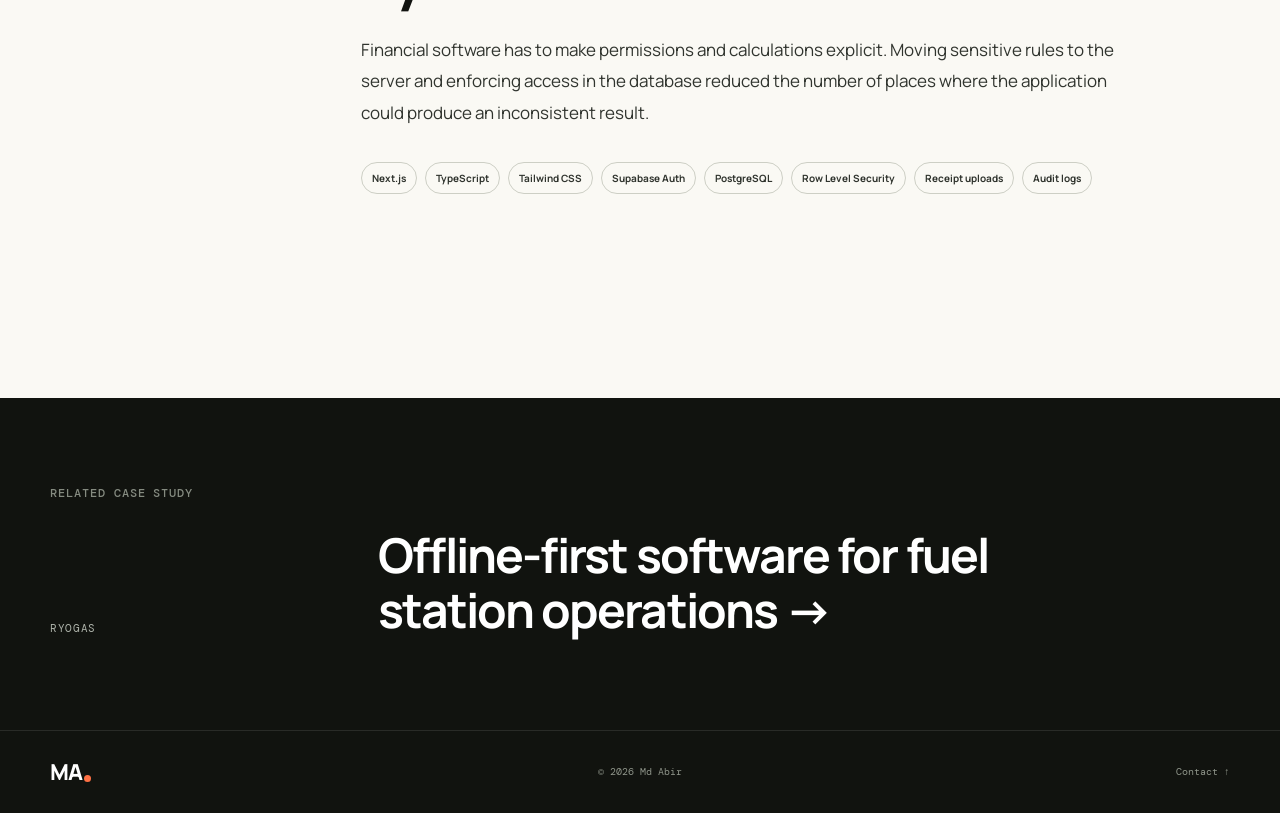
<file: work/friends-and-fund.html>
<!doctype html>
<html lang="en">
<head>
    <meta charset="utf-8">
    <meta name="viewport" content="width=device-width, initial-scale=1">
    <meta name="theme-color" content="#10130f">
    <meta name="description" content="Friends and Fund case study: a role-based savings and deposit platform built by Md Abir with Next.js, Supabase Auth, PostgreSQL, and Row Level Security.">
    <meta name="author" content="Md Abir">
    <meta name="robots" content="index, follow, max-image-preview:large, max-snippet:-1, max-video-preview:-1">
    <meta property="og:type" content="website">
    <meta property="og:locale" content="en_US">
    <meta property="og:site_name" content="Md Abir">
    <meta property="og:title" content="Friends and Fund Case Study | Role-Based Finance SaaS">
    <meta property="og:description" content="A private savings platform with secure access, server-calculated deposits, approvals, audit logs, and monthly reporting.">
    <meta property="og:url" content="https://abirkhan.pro.bd/work/friends-and-fund">
    <meta property="og:image" content="https://abirkhan.pro.bd/assets/profile.png">
    <meta property="og:image:type" content="image/png">
    <meta property="og:image:width" content="920">
    <meta property="og:image:height" content="1152">
    <meta property="og:image:alt" content="Portrait of Md Abir, builder of Friends and Fund">
    <meta name="twitter:card" content="summary">
    <meta name="twitter:title" content="Friends and Fund Case Study | Md Abir">
    <meta name="twitter:description" content="Building a role-based savings and deposit platform with accurate financial workflows.">
    <meta name="twitter:image" content="https://abirkhan.pro.bd/assets/profile.png">
    <meta name="twitter:image:alt" content="Portrait of Md Abir, builder of Friends and Fund">
    <link rel="canonical" href="https://abirkhan.pro.bd/work/friends-and-fund">
    <link rel="alternate" hreflang="en" href="https://abirkhan.pro.bd/work/friends-and-fund">
    <link rel="icon" href="../assets/favicon.svg" type="image/svg+xml">
    <link rel="preconnect" href="https://fonts.googleapis.com">
    <link rel="preconnect" href="https://fonts.gstatic.com" crossorigin>
    <link href="https://fonts.googleapis.com/css2?family=DM+Mono:wght@400;500&amp;family=Manrope:wght@400;500;600;700;800&amp;display=swap" rel="stylesheet">
    <link rel="stylesheet" href="../css/styles.css">
    <title>Friends and Fund Case Study | Role-Based Finance SaaS</title>
    <script type="application/ld+json">
    {
        "@context": "https://schema.org",
        "@graph": [
            {
                "@type": "WebPage",
                "@id": "https://abirkhan.pro.bd/work/friends-and-fund#webpage",
                "url": "https://abirkhan.pro.bd/work/friends-and-fund",
                "name": "Friends and Fund Case Study | Role-Based Finance SaaS",
                "description": "A role-based savings and deposit platform built with Next.js, Supabase Auth, PostgreSQL, and Row Level Security.",
                "inLanguage": "en",
                "isPartOf": {"@id": "https://abirkhan.pro.bd/#website"},
                "about": {"@id": "https://abirkhan.pro.bd/work/friends-and-fund#project"},
                "dateModified": "2026-09-16"
            },
            {
                "@type": "CreativeWork",
                "@id": "https://abirkhan.pro.bd/work/friends-and-fund#project",
                "name": "Friends and Fund",
                "url": "https://abirkhan.pro.bd/work/friends-and-fund",
                "description": "A private platform for member accounts, share-based deposits, receipt approval, audit history, and monthly reporting.",
                "creator": {"@id": "https://abirkhan.pro.bd/#person"},
                "keywords": ["finance SaaS", "Next.js", "Supabase", "PostgreSQL", "Row Level Security", "deposit management", "audit logs"]
            },
            {
                "@type": "BreadcrumbList",
                "@id": "https://abirkhan.pro.bd/work/friends-and-fund#breadcrumbs",
                "itemListElement": [
                    {"@type": "ListItem", "position": 1, "name": "Portfolio", "item": "https://abirkhan.pro.bd/"},
                    {"@type": "ListItem", "position": 2, "name": "Work", "item": "https://abirkhan.pro.bd/#work"},
                    {"@type": "ListItem", "position": 3, "name": "Friends and Fund", "item": "https://abirkhan.pro.bd/work/friends-and-fund"}
                ]
            }
        ]
    }
    </script>
</head>
<body class="case-study-page">
    <a class="skip-link" href="#case-study-content">Skip to case study</a>

    <header class="case-study-header">
        <nav class="shell article-nav" aria-label="Case study navigation">
            <a class="wordmark" href="/" aria-label="Md Abir portfolio home"><span>MA</span><i aria-hidden="true"></i></a>
            <a class="article-back" href="/#work">All selected work <span aria-hidden="true">↗</span></a>
        </nav>
    </header>

    <main id="case-study-content">
        <article>
            <header class="case-study-hero shell">
                <nav class="breadcrumbs" aria-label="Breadcrumb"><a href="/">Portfolio</a><span aria-hidden="true">/</span><a href="/#work">Work</a><span aria-hidden="true">/</span><span aria-current="page">Friends and Fund</span></nav>
                <div class="case-study-hero-grid">
                    <div>
                        <p class="section-number">Product case study · Finance SaaS</p>
                        <h1>Friends and Fund: accurate records for group savings</h1>
                        <p class="case-study-lede">I built a private savings and deposit platform for trusted friend groups, replacing scattered records with secure member access, clear approvals, and a consistent monthly process.</p>
                        <div class="case-study-actions">
                            <a class="button button-primary" href="https://personal-finance-tau-five.vercel.app/dashboard" target="_blank" rel="noopener noreferrer">View application <span aria-hidden="true">↗</span></a>
                            <a class="text-link" href="mailto:abirkhan88821@gmail.com?subject=Friends%20and%20Fund%20case%20study">Discuss this work</a>
                        </div>
                    </div>
                    <div class="case-study-mark" aria-label="Friends and Fund project logo">
                        <img src="../assets/friends-fund-logo.svg" alt="Friends and Fund" width="420" height="160">
                    </div>
                </div>
                <dl class="case-study-facts">
                    <div><dt>Role</dt><dd>Full Stack Product Builder</dd></div>
                    <div><dt>Product</dt><dd>Private finance SaaS</dd></div>
                    <div><dt>Data layer</dt><dd>PostgreSQL with Row Level Security</dd></div>
                    <div><dt>Core stack</dt><dd>Next.js, TypeScript, Supabase</dd></div>
                </dl>
            </header>

            <div class="case-study-body shell">
                <section class="case-study-section" aria-labelledby="ff-context-title">
                    <p class="section-number">01 / Context</p>
                    <div>
                        <h2 id="ff-context-title">Shared money requires clear records and clear permissions.</h2>
                        <p>Friend-based savings groups need to track members, shares, monthly deposits, receipts, and approvals. When that information lives across spreadsheets and chat messages, it becomes difficult to confirm the current state or trace an earlier decision.</p>
                        <p>The product needed separate admin and member workflows without exposing information or controls to the wrong person.</p>
                    </div>
                </section>

                <section class="case-study-section" aria-labelledby="ff-approach-title">
                    <p class="section-number">02 / Approach</p>
                    <div>
                        <h2 id="ff-approach-title">Put financial rules on the server.</h2>
                        <p>I built the application in Next.js and TypeScript, with Supabase Auth and PostgreSQL behind it. Deposit amounts are calculated on the server, which keeps the monthly contribution rules consistent instead of relying on values supplied by the browser.</p>
                        <ul class="case-study-list">
                            <li><strong>Role-based access:</strong> admin and member actions are separated through authentication and Row Level Security.</li>
                            <li><strong>Approval workflow:</strong> members upload receipts and admins review deposits before approval.</li>
                            <li><strong>Audit history:</strong> important changes leave a record that can be reviewed later.</li>
                            <li><strong>Monthly reporting:</strong> the dashboard brings member accounts, shares, deposits, and payment status into one view.</li>
                        </ul>
                    </div>
                </section>

                <section class="case-study-section" aria-labelledby="ff-results-title">
                    <p class="section-number">03 / Product result</p>
                    <div>
                        <h2 id="ff-results-title">One source for the group's monthly process</h2>
                        <div class="evidence-grid">
                            <div><strong>One dashboard</strong><span>for member accounts, shares, deposits, and receipts</span></div>
                            <div><strong>Server-calculated</strong><span>deposit amounts based on the product's financial rules</span></div>
                            <div><strong>Traceable</strong><span>approvals and audit logs for financial actions</span></div>
                        </div>
                        <p>The result is a cleaner separation between the group's financial rules, the records stored in the database, and the interface each role uses.</p>
                    </div>
                </section>

                <section class="case-study-section" aria-labelledby="ff-learning-title">
                    <p class="section-number">04 / Engineering lesson</p>
                    <div>
                        <h2 id="ff-learning-title">Trust depends on predictable system behavior.</h2>
                        <p>Financial software has to make permissions and calculations explicit. Moving sensitive rules to the server and enforcing access in the database reduced the number of places where the application could produce an inconsistent result.</p>
                        <div class="tech-list case-tech-list"><span>Next.js</span><span>TypeScript</span><span>Tailwind CSS</span><span>Supabase Auth</span><span>PostgreSQL</span><span>Row Level Security</span><span>Receipt uploads</span><span>Audit logs</span></div>
                    </div>
                </section>
            </div>
        </article>

        <section class="next-case-study">
            <div class="shell">
                <p class="section-number light">Related case study</p>
                <a href="/work/ryogas.html"><span>RyoGas</span><strong>Offline-first software for fuel station operations →</strong></a>
            </div>
        </section>
    </main>

    <footer class="site-footer">
        <div class="shell footer-grid">
            <a class="wordmark wordmark-light" href="/" aria-label="Portfolio home"><span>MA</span><i aria-hidden="true"></i></a>
            <p>© <span id="current-year">2026</span> Md Abir</p>
            <a href="/#contact">Contact ↑</a>
        </div>
    </footer>
    <script>document.getElementById('current-year').textContent = String(new Date().getFullYear());</script>
</body>
</html>
</file>
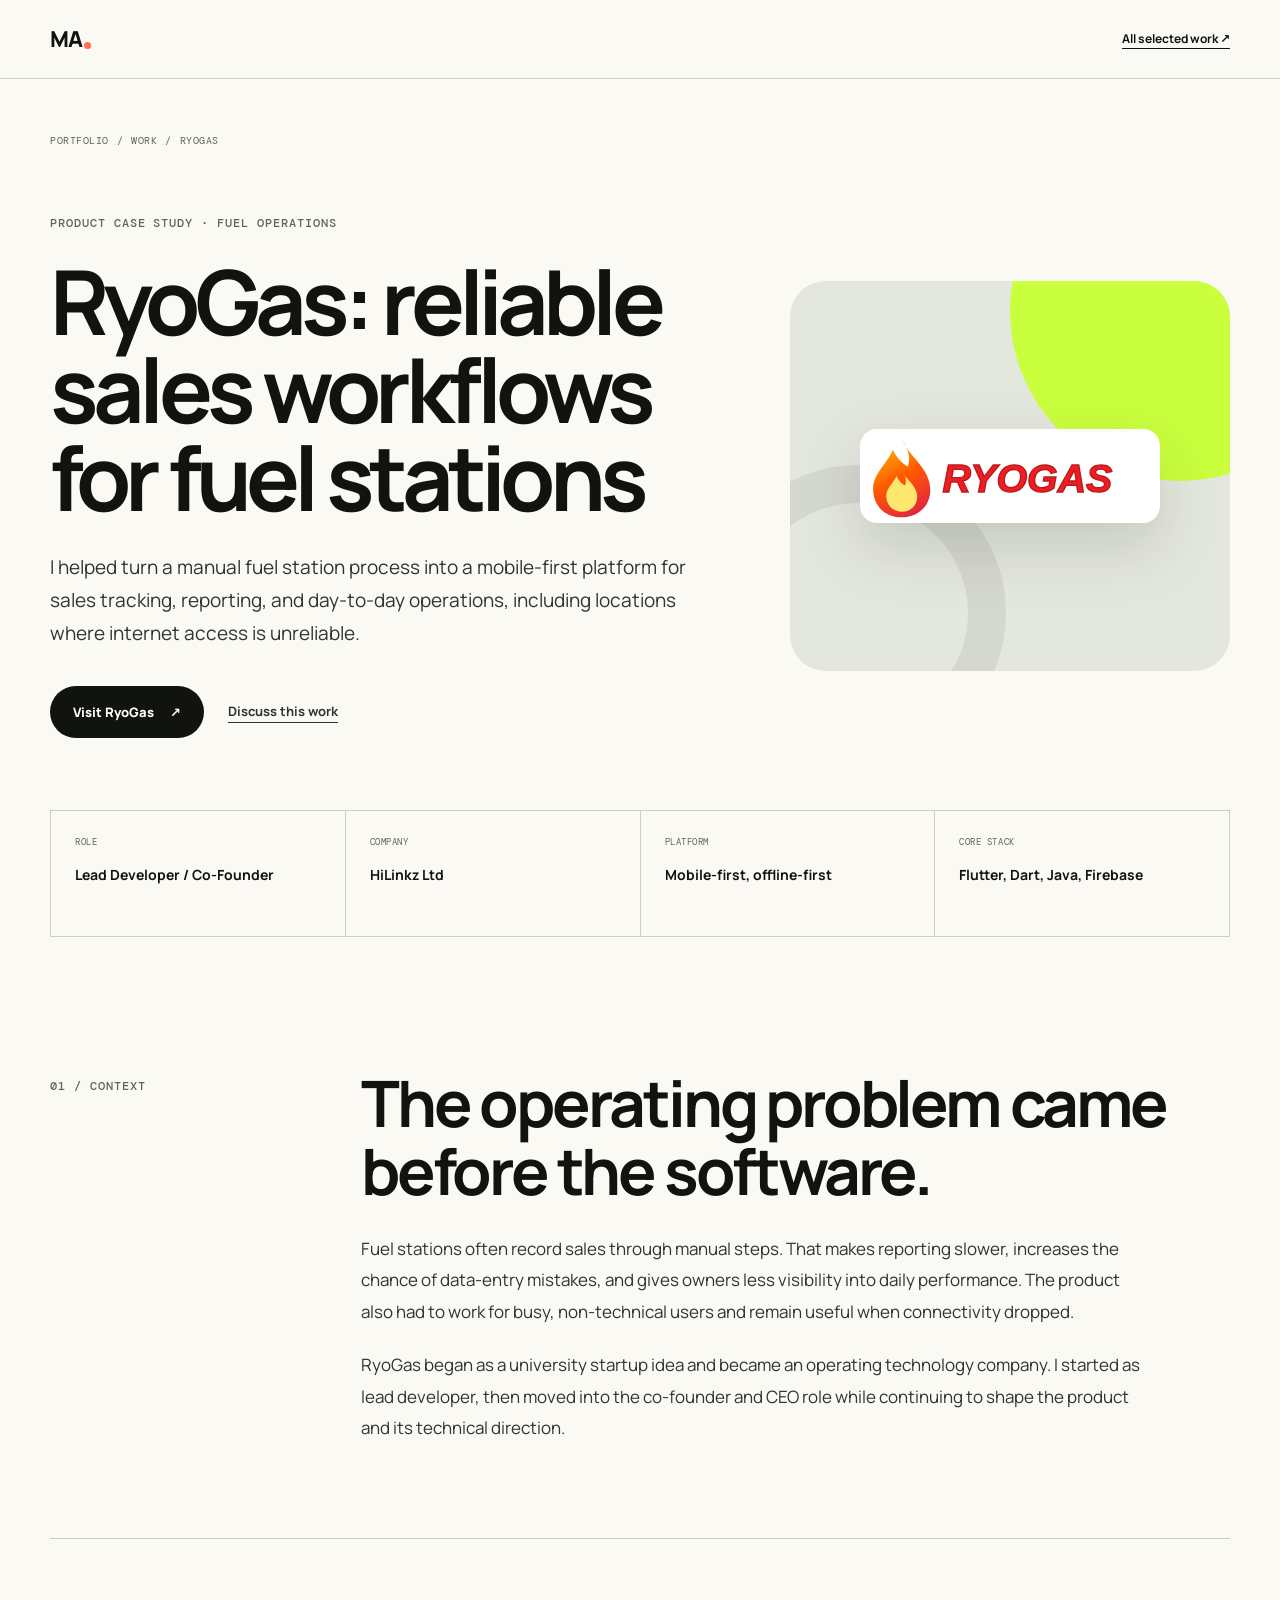
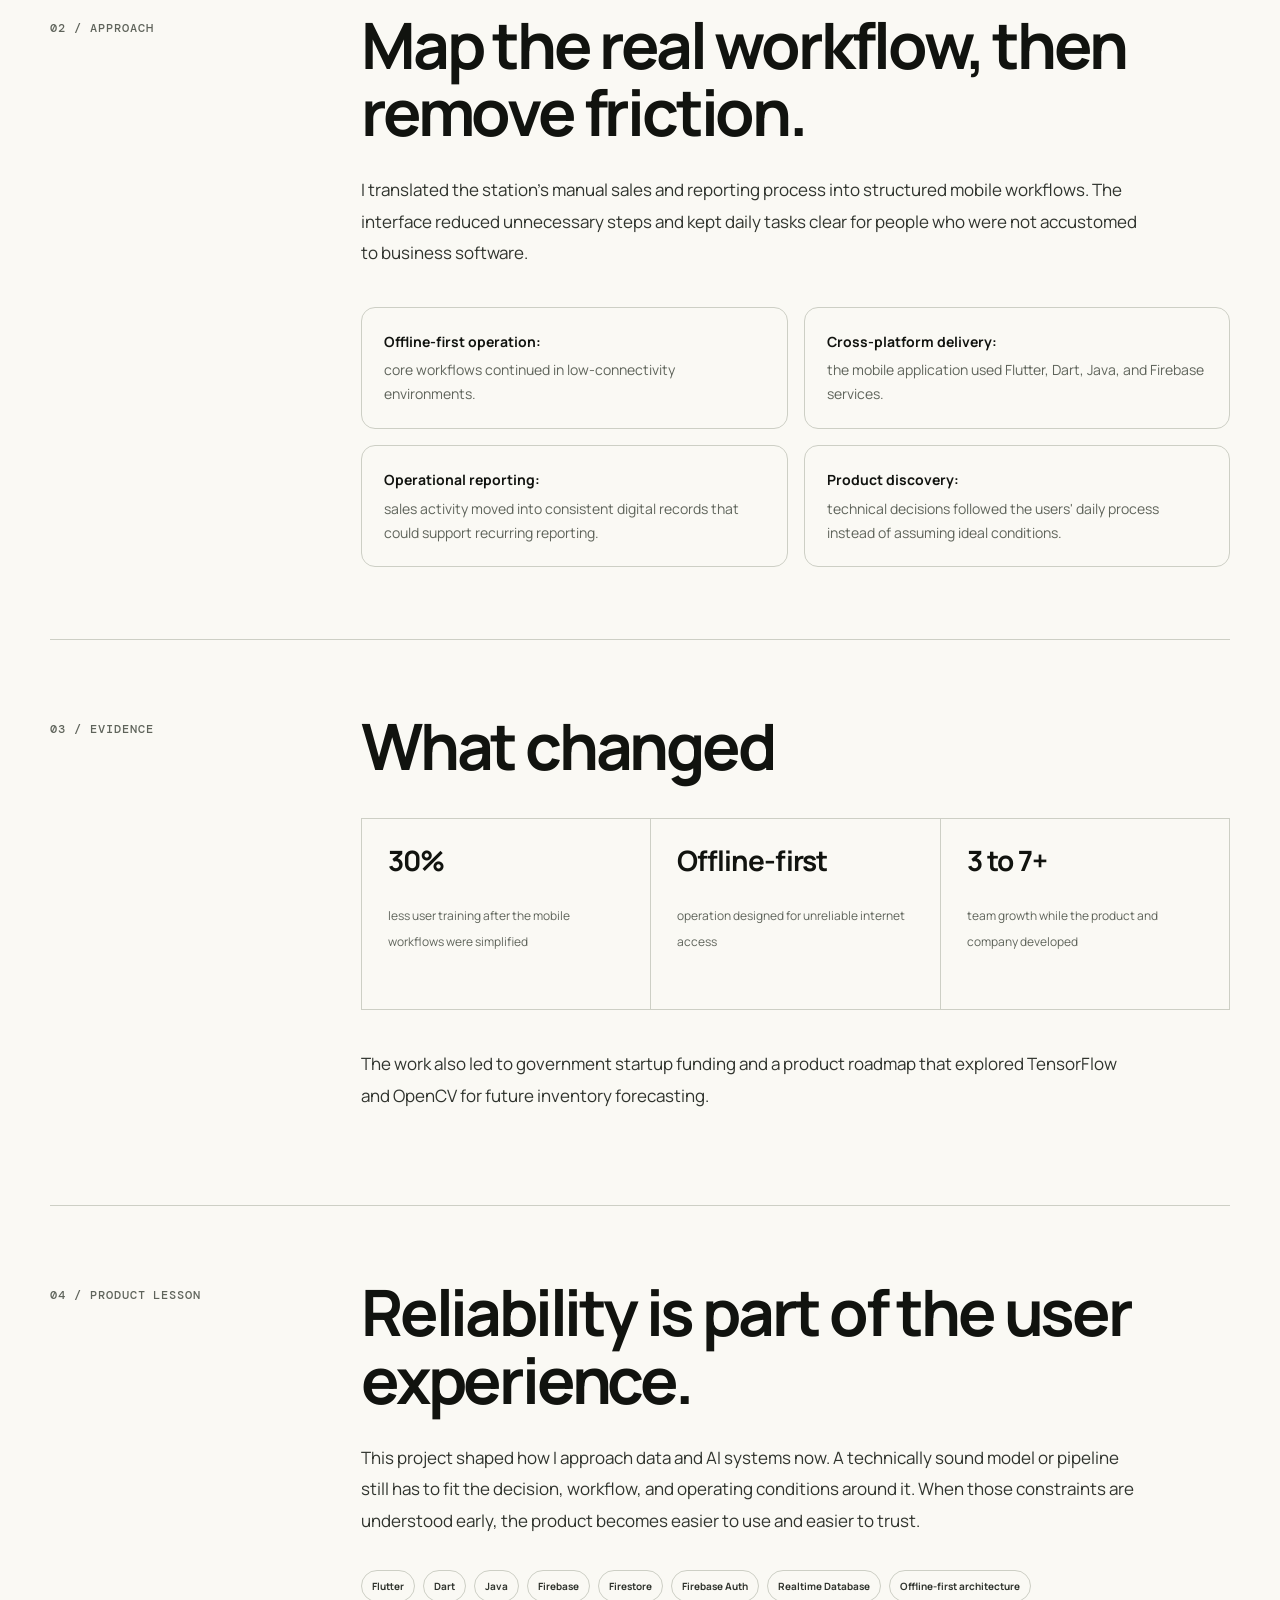
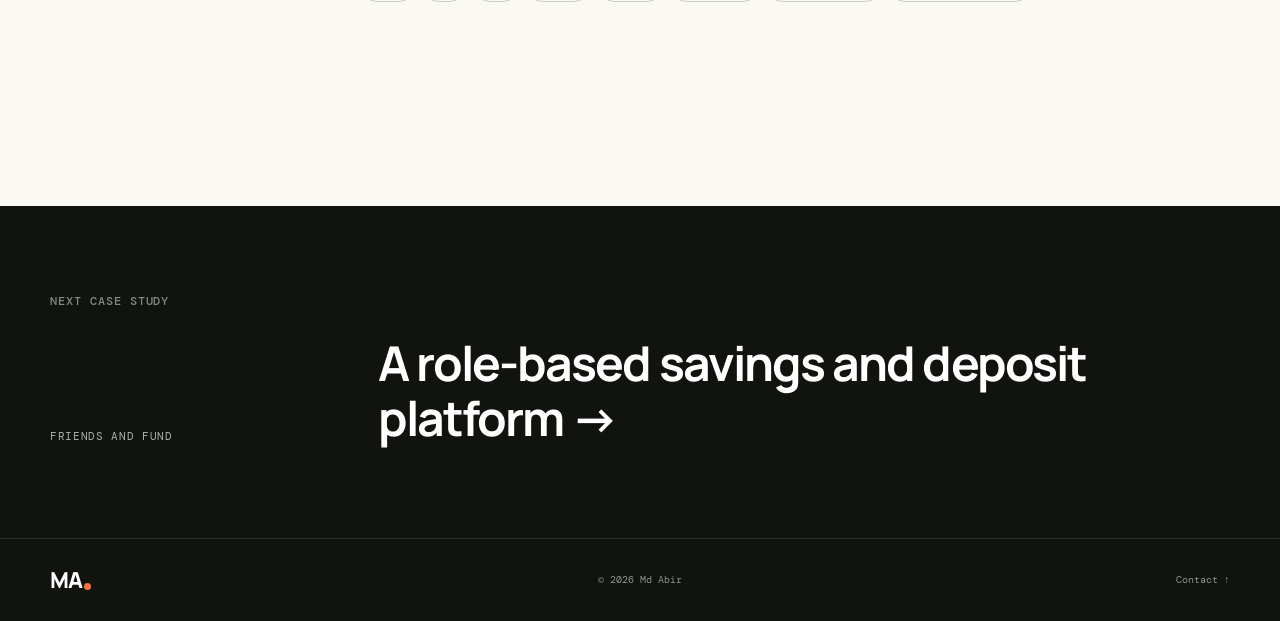
<file: work/ryogas.html>
<!doctype html>
<html lang="en">
<head>
    <meta charset="utf-8">
    <meta name="viewport" content="width=device-width, initial-scale=1">
    <meta name="theme-color" content="#10130f">
    <meta name="description" content="RyoGas case study: how Md Abir designed an offline-first fuel station sales and reporting platform for low-connectivity operations in Bangladesh.">
    <meta name="author" content="Md Abir">
    <meta name="robots" content="index, follow, max-image-preview:large, max-snippet:-1, max-video-preview:-1">
    <meta property="og:type" content="website">
    <meta property="og:locale" content="en_US">
    <meta property="og:site_name" content="Md Abir">
    <meta property="og:title" content="RyoGas Case Study | Offline-First Fuel Station Software">
    <meta property="og:description" content="A mobile-first product for fuel station sales tracking, reporting, and reliable work in low-connectivity environments.">
    <meta property="og:url" content="https://abirkhan.pro.bd/work/ryogas">
    <meta property="og:image" content="https://abirkhan.pro.bd/assets/profile.png">
    <meta property="og:image:type" content="image/png">
    <meta property="og:image:width" content="920">
    <meta property="og:image:height" content="1152">
    <meta property="og:image:alt" content="Portrait of Md Abir, lead developer and co-founder of RyoGas">
    <meta name="twitter:card" content="summary">
    <meta name="twitter:title" content="RyoGas Case Study | Md Abir">
    <meta name="twitter:description" content="Designing an offline-first fuel station sales and reporting platform for real operating constraints.">
    <meta name="twitter:image" content="https://abirkhan.pro.bd/assets/profile.png">
    <meta name="twitter:image:alt" content="Portrait of Md Abir, lead developer and co-founder of RyoGas">
    <link rel="canonical" href="https://abirkhan.pro.bd/work/ryogas">
    <link rel="alternate" hreflang="en" href="https://abirkhan.pro.bd/work/ryogas">
    <link rel="icon" href="../assets/favicon.svg" type="image/svg+xml">
    <link rel="preconnect" href="https://fonts.googleapis.com">
    <link rel="preconnect" href="https://fonts.gstatic.com" crossorigin>
    <link href="https://fonts.googleapis.com/css2?family=DM+Mono:wght@400;500&amp;family=Manrope:wght@400;500;600;700;800&amp;display=swap" rel="stylesheet">
    <link rel="stylesheet" href="../css/styles.css">
    <title>RyoGas Case Study | Offline-First Fuel Station Software</title>
    <script type="application/ld+json">
    {
        "@context": "https://schema.org",
        "@graph": [
            {
                "@type": "WebPage",
                "@id": "https://abirkhan.pro.bd/work/ryogas#webpage",
                "url": "https://abirkhan.pro.bd/work/ryogas",
                "name": "RyoGas Case Study | Offline-First Fuel Station Software",
                "description": "How Md Abir designed an offline-first fuel station sales and reporting platform for low-connectivity operations in Bangladesh.",
                "inLanguage": "en",
                "isPartOf": {"@id": "https://abirkhan.pro.bd/#website"},
                "about": {"@id": "https://abirkhan.pro.bd/work/ryogas#project"},
                "dateModified": "2026-09-16"
            },
            {
                "@type": "CreativeWork",
                "@id": "https://abirkhan.pro.bd/work/ryogas#project",
                "name": "RyoGas",
                "url": "https://abirkhan.pro.bd/work/ryogas",
                "description": "A mobile-first platform for fuel station sales tracking, reporting, and low-connectivity operations.",
                "creator": {"@id": "https://abirkhan.pro.bd/#person"},
                "keywords": ["fuel station software", "offline-first mobile app", "Flutter", "Firebase", "sales automation", "operational reporting"]
            },
            {
                "@type": "BreadcrumbList",
                "@id": "https://abirkhan.pro.bd/work/ryogas#breadcrumbs",
                "itemListElement": [
                    {"@type": "ListItem", "position": 1, "name": "Portfolio", "item": "https://abirkhan.pro.bd/"},
                    {"@type": "ListItem", "position": 2, "name": "Work", "item": "https://abirkhan.pro.bd/#work"},
                    {"@type": "ListItem", "position": 3, "name": "RyoGas", "item": "https://abirkhan.pro.bd/work/ryogas"}
                ]
            }
        ]
    }
    </script>
</head>
<body class="case-study-page">
    <a class="skip-link" href="#case-study-content">Skip to case study</a>

    <header class="case-study-header">
        <nav class="shell article-nav" aria-label="Case study navigation">
            <a class="wordmark" href="/" aria-label="Md Abir portfolio home"><span>MA</span><i aria-hidden="true"></i></a>
            <a class="article-back" href="/#work">All selected work <span aria-hidden="true">↗</span></a>
        </nav>
    </header>

    <main id="case-study-content">
        <article>
            <header class="case-study-hero shell">
                <nav class="breadcrumbs" aria-label="Breadcrumb"><a href="/">Portfolio</a><span aria-hidden="true">/</span><a href="/#work">Work</a><span aria-hidden="true">/</span><span aria-current="page">RyoGas</span></nav>
                <div class="case-study-hero-grid">
                    <div>
                        <p class="section-number">Product case study · Fuel operations</p>
                        <h1>RyoGas: reliable sales workflows for fuel stations</h1>
                        <p class="case-study-lede">I helped turn a manual fuel station process into a mobile-first platform for sales tracking, reporting, and day-to-day operations, including locations where internet access is unreliable.</p>
                        <div class="case-study-actions">
                            <a class="button button-primary" href="https://www.ryogas.com/" target="_blank" rel="noopener noreferrer">Visit RyoGas <span aria-hidden="true">↗</span></a>
                            <a class="text-link" href="mailto:abirkhan88821@gmail.com?subject=RyoGas%20case%20study">Discuss this work</a>
                        </div>
                    </div>
                    <div class="case-study-mark" aria-label="RyoGas project logo">
                        <img src="../assets/ryogas-logo.svg" alt="RyoGas" width="320" height="100">
                    </div>
                </div>
                <dl class="case-study-facts">
                    <div><dt>Role</dt><dd>Lead Developer / Co-Founder</dd></div>
                    <div><dt>Company</dt><dd>HiLinkz Ltd</dd></div>
                    <div><dt>Platform</dt><dd>Mobile-first, offline-first</dd></div>
                    <div><dt>Core stack</dt><dd>Flutter, Dart, Java, Firebase</dd></div>
                </dl>
            </header>

            <div class="case-study-body shell">
                <section class="case-study-section" aria-labelledby="context-title">
                    <p class="section-number">01 / Context</p>
                    <div>
                        <h2 id="context-title">The operating problem came before the software.</h2>
                        <p>Fuel stations often record sales through manual steps. That makes reporting slower, increases the chance of data-entry mistakes, and gives owners less visibility into daily performance. The product also had to work for busy, non-technical users and remain useful when connectivity dropped.</p>
                        <p>RyoGas began as a university startup idea and became an operating technology company. I started as lead developer, then moved into the co-founder and CEO role while continuing to shape the product and its technical direction.</p>
                    </div>
                </section>

                <section class="case-study-section" aria-labelledby="approach-title">
                    <p class="section-number">02 / Approach</p>
                    <div>
                        <h2 id="approach-title">Map the real workflow, then remove friction.</h2>
                        <p>I translated the station's manual sales and reporting process into structured mobile workflows. The interface reduced unnecessary steps and kept daily tasks clear for people who were not accustomed to business software.</p>
                        <ul class="case-study-list">
                            <li><strong>Offline-first operation:</strong> core workflows continued in low-connectivity environments.</li>
                            <li><strong>Cross-platform delivery:</strong> the mobile application used Flutter, Dart, Java, and Firebase services.</li>
                            <li><strong>Operational reporting:</strong> sales activity moved into consistent digital records that could support recurring reporting.</li>
                            <li><strong>Product discovery:</strong> technical decisions followed the users' daily process instead of assuming ideal conditions.</li>
                        </ul>
                    </div>
                </section>

                <section class="case-study-section" aria-labelledby="results-title">
                    <p class="section-number">03 / Evidence</p>
                    <div>
                        <h2 id="results-title">What changed</h2>
                        <div class="evidence-grid">
                            <div><strong>30%</strong><span>less user training after the mobile workflows were simplified</span></div>
                            <div><strong>Offline-first</strong><span>operation designed for unreliable internet access</span></div>
                            <div><strong>3 to 7+</strong><span>team growth while the product and company developed</span></div>
                        </div>
                        <p>The work also led to government startup funding and a product roadmap that explored TensorFlow and OpenCV for future inventory forecasting.</p>
                    </div>
                </section>

                <section class="case-study-section" aria-labelledby="learning-title">
                    <p class="section-number">04 / Product lesson</p>
                    <div>
                        <h2 id="learning-title">Reliability is part of the user experience.</h2>
                        <p>This project shaped how I approach data and AI systems now. A technically sound model or pipeline still has to fit the decision, workflow, and operating conditions around it. When those constraints are understood early, the product becomes easier to use and easier to trust.</p>
                        <div class="tech-list case-tech-list"><span>Flutter</span><span>Dart</span><span>Java</span><span>Firebase</span><span>Firestore</span><span>Firebase Auth</span><span>Realtime Database</span><span>Offline-first architecture</span></div>
                    </div>
                </section>
            </div>
        </article>

        <section class="next-case-study">
            <div class="shell">
                <p class="section-number light">Next case study</p>
                <a href="/work/friends-and-fund.html"><span>Friends and Fund</span><strong>A role-based savings and deposit platform →</strong></a>
            </div>
        </section>
    </main>

    <footer class="site-footer">
        <div class="shell footer-grid">
            <a class="wordmark wordmark-light" href="/" aria-label="Portfolio home"><span>MA</span><i aria-hidden="true"></i></a>
            <p>© <span id="current-year">2026</span> Md Abir</p>
            <a href="/#contact">Contact ↑</a>
        </div>
    </footer>
    <script>document.getElementById('current-year').textContent = String(new Date().getFullYear());</script>
</body>
</html>
</file>
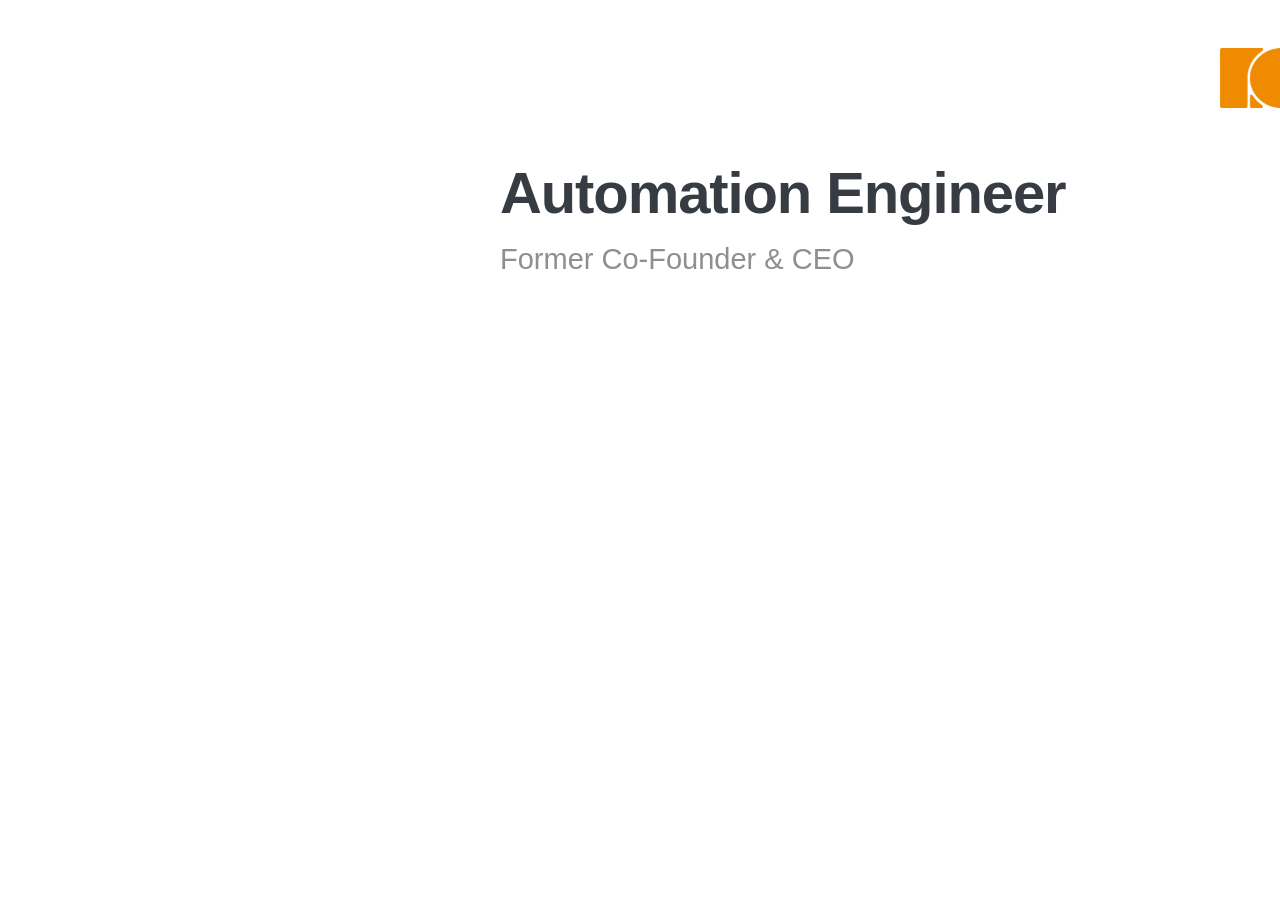
<file: assets/linkedin/linkedin-cover-hpf.html>
<!doctype html>
<html lang="en">
<head>
  <meta charset="utf-8">
  <meta name="viewport" content="width=1584, initial-scale=1">
  <title>HPF LinkedIn cover</title>
  <style>
    :root {
      --hpf-orange: #EF8B00;
      --hpf-grey: #373C42;
      --hpf-silver: #908F8F;
      --white: #FFFFFF;
    }

    * { box-sizing: border-box; }

    html,
    body {
      width: 1584px;
      height: 396px;
      margin: 0;
      overflow: hidden;
      background: var(--white);
    }

    .cover {
      position: relative;
      width: 1584px;
      height: 396px;
      background: var(--white);
      font-family: Avenir, "Avenir Next", -apple-system, "Segoe UI", Helvetica, Arial, sans-serif;
    }

    .logo {
      position: absolute;
      top: 48px;
      right: 72px;
      width: 292px;
      height: auto;
    }

    .copy {
      position: absolute;
      left: 500px;
      right: 72px;
      top: 163px;
    }

    h1 {
      margin: 0;
      color: var(--hpf-grey);
      font-size: 58px;
      font-weight: 800;
      letter-spacing: -1.1px;
      line-height: 1.05;
    }

    p {
      margin: 18px 0 0;
      color: var(--hpf-silver);
      font-size: 29px;
      font-weight: 400;
      letter-spacing: 0;
      line-height: 1.2;
    }
  </style>
</head>
<body>
  <main class="cover" aria-label="LinkedIn cover for an HPF automation engineer">
    <img class="logo" src="hpf-logo-full-orange.png" alt="Hasso Plattner Foundation">
    <div class="copy">
      <h1>Automation Engineer</h1>
      <p>Former Co-Founder &amp; CEO</p>
    </div>
  </main>
</body>
</html>
</file>
<file: css/styles.css>
:root {
    --ink: #11130f;
    --ink-soft: #30342e;
    --paper: #f1f0e9;
    --paper-bright: #faf9f4;
    --line: #cdcfc5;
    --muted: #5f645b;
    --acid: #caff3e;
    --white: #fff;
    --orange: #ff7145;
    --shell: min(1180px, calc(100% - 48px));
    --radius-sm: 14px;
    --radius-md: 24px;
    --radius-lg: 36px;
    --shadow: 0 28px 70px rgba(26, 30, 21, .12);
}

* { box-sizing: border-box; }
html { scroll-behavior: smooth; scroll-padding-top: 96px; }
body {
    margin: 0;
    background: var(--paper);
    color: var(--ink);
    font-family: "Manrope", system-ui, -apple-system, BlinkMacSystemFont, "Segoe UI", sans-serif;
    font-size: 16px;
    line-height: 1.6;
    text-rendering: optimizeLegibility;
    -webkit-font-smoothing: antialiased;
}
body.menu-open { overflow: hidden; }
img { display: block; max-width: 100%; }
a { color: inherit; text-decoration: none; }
button, input, textarea { font: inherit; }
button, a { -webkit-tap-highlight-color: transparent; }
::selection { background: var(--acid); color: var(--ink); }
.shell { width: var(--shell); margin-inline: auto; }
.section-pad { padding-block: 132px; }

.skip-link {
    position: fixed; top: 12px; left: 12px; z-index: 200;
    padding: 10px 16px; background: var(--acid); color: var(--ink); border-radius: 8px;
    transform: translateY(-160%); transition: transform .2s ease;
}
.skip-link:focus { transform: translateY(0); }

.site-header {
    position: fixed; inset: 0 0 auto; z-index: 100;
    border-bottom: 1px solid transparent;
    transition: background .25s ease, border-color .25s ease;
}
.site-header.scrolled {
    background: rgba(241, 240, 233, .88); border-color: rgba(17, 19, 15, .1);
    backdrop-filter: blur(16px); -webkit-backdrop-filter: blur(16px);
}
.nav-shell { min-height: 78px; display: grid; grid-template-columns: 1fr auto 1fr; align-items: center; }
.wordmark {
    justify-self: start; display: inline-flex; align-items: flex-end; gap: 3px;
    font-size: 22px; font-weight: 800; letter-spacing: -.06em; line-height: 1;
}
.wordmark i { width: 7px; height: 7px; margin-bottom: 1px; border-radius: 50%; background: var(--orange); }
.desktop-nav { display: flex; align-items: center; gap: 34px; }
.desktop-nav a { position: relative; padding: 8px 0; color: var(--ink-soft); font-size: 13px; font-weight: 700; }
.desktop-nav a::after {
    content: ""; position: absolute; inset: auto 0 3px; height: 1px; background: currentColor;
    transform: scaleX(0); transform-origin: right; transition: transform .25s ease;
}
.desktop-nav a:hover::after, .desktop-nav a:focus-visible::after { transform: scaleX(1); transform-origin: left; }
.nav-cta {
    justify-self: end; display: inline-flex; align-items: center; gap: 9px; padding: 10px 15px;
    border: 1px solid var(--line); border-radius: 999px; background: rgba(255, 255, 255, .35);
    font-size: 12px; font-weight: 700;
}
.status-dot, .live-label i { width: 7px; height: 7px; border-radius: 50%; background: #3fbc5b; box-shadow: 0 0 0 4px rgba(63, 188, 91, .12); }
.menu-toggle, .mobile-nav { display: none; }

.hero {
    min-height: 100svh; padding-top: 150px; padding-bottom: 42px;
    display: grid; grid-template-columns: minmax(0, 1.25fr) minmax(380px, .75fr);
    grid-template-rows: 1fr auto; column-gap: 84px; align-items: center;
}
.eyebrow, .section-number {
    margin: 0 0 24px; font-family: "DM Mono", monospace; color: var(--muted);
    font-size: 12px; font-weight: 500; letter-spacing: .08em; text-transform: uppercase;
}
.hero h1 { max-width: 800px; margin: 0; font-size: clamp(56px, 6.5vw, 94px); line-height: .98; letter-spacing: -.065em; font-weight: 700; }
.hero h1 em { position: relative; z-index: 0; font-style: normal; white-space: nowrap; }
.hero h1 em::before {
    content: ""; position: absolute; z-index: -1; left: -.04em; right: -.06em; bottom: .03em;
    height: .23em; border-radius: 999px; background: var(--acid); transform: rotate(-1.2deg);
}
.hero-intro { max-width: 650px; margin: 32px 0 0; color: var(--ink-soft); font-size: 18px; line-height: 1.75; }
.hero-actions { display: flex; align-items: center; gap: 28px; margin-top: 38px; }
.button {
    display: inline-flex; align-items: center; justify-content: center; gap: 16px; min-height: 52px;
    padding: 0 22px; border: 1px solid transparent; border-radius: 999px; cursor: pointer;
    font-size: 13px; font-weight: 800; transition: transform .2s ease, background .2s ease, color .2s ease;
}
.button svg { width: 18px; fill: none; stroke: currentColor; stroke-width: 1.7; }
.button:hover { transform: translateY(-2px); }
.button-primary { background: var(--ink); color: var(--white); }
.button-primary:hover { background: #2b3027; }
.button-light { background: var(--acid); color: var(--ink); }
.button-light:hover { background: var(--white); }
.text-link, .contact-email, .social-links a {
    display: inline-flex; align-items: center; gap: 8px; border-bottom: 1px solid currentColor;
    font-size: 13px; font-weight: 700;
}
.text-link { color: var(--ink-soft); }

.hero-proof { position: relative; overflow: hidden; align-self: center; border-radius: var(--radius-lg); background: var(--ink); color: var(--white); box-shadow: var(--shadow); }
.hero-proof::before {
    content: ""; position: absolute; top: -120px; right: -100px; width: 300px; height: 300px;
    border: 65px solid rgba(202, 255, 62, .07); border-radius: 50%;
}
.proof-topline, .proof-footer {
    position: relative; display: flex; justify-content: space-between; align-items: center; gap: 20px;
    padding: 20px 24px; font-family: "DM Mono", monospace; font-size: 10px; letter-spacing: .08em; text-transform: uppercase;
}
.proof-topline { border-bottom: 1px solid rgba(255,255,255,.12); color: #a8aea2; }
.live-label { display: inline-flex; align-items: center; gap: 8px; color: var(--white); }
.proof-statement { position: relative; padding: 38px 34px 32px; }
.proof-index { font-family: "DM Mono", monospace; color: var(--acid); font-size: 11px; }
.proof-statement p { margin: 20px 0 0; font-size: 25px; font-weight: 600; line-height: 1.35; letter-spacing: -.03em; }
.signal-grid { position: relative; display: grid; grid-template-columns: 1fr 1fr; border-top: 1px solid rgba(255,255,255,.12); }
.signal-grid div { min-height: 132px; padding: 22px; border-right: 1px solid rgba(255,255,255,.12); border-bottom: 1px solid rgba(255,255,255,.12); }
.signal-grid div:nth-child(2) { border-right: 0; }
.signal-grid div:last-child { grid-column: 1 / -1; min-height: 105px; border-right: 0; border-bottom: 0; }
.signal-grid strong { display: block; margin-bottom: 10px; color: var(--acid); font-size: 22px; letter-spacing: -.03em; }
.signal-grid span { display: block; color: #a8aea2; font-size: 12px; line-height: 1.5; }
.proof-footer { border-top: 1px solid rgba(255,255,255,.12); color: #a8aea2; text-transform: none; letter-spacing: 0; }
.proof-footer b { color: var(--white); font-weight: 500; }
.hero-meta { grid-column: 1 / -1; display: flex; flex-wrap: wrap; gap: 14px 36px; margin-top: 72px; padding-top: 24px; border-top: 1px solid var(--line); }
.hero-meta span { position: relative; padding-left: 14px; color: var(--muted); font-family: "DM Mono", monospace; font-size: 11px; text-transform: uppercase; letter-spacing: .06em; }
.hero-meta span::before { content: ""; position: absolute; left: 0; top: 50%; width: 4px; height: 4px; border-radius: 50%; background: var(--orange); transform: translateY(-50%); }

.work { background: var(--paper-bright); }
.section-heading { display: grid; grid-template-columns: 1.4fr .6fr; gap: 80px; align-items: end; margin-bottom: 72px; }
.section-heading.compact { margin-bottom: 56px; }
.section-heading h2, .experience h2, .profile h2, .lab h2, .contact h2 {
    max-width: 760px; margin: 0; font-size: clamp(38px, 5vw, 68px); line-height: 1.06; letter-spacing: -.055em;
}
.section-heading > p, .experience-intro > p:last-child { margin: 0; color: var(--muted); font-size: 16px; line-height: 1.7; }
.projects-list { display: grid; gap: 30px; }
.project-card {
    display: grid; grid-template-columns: 1fr 1fr; min-height: 560px; overflow: hidden;
    border: 1px solid #dedfd7; border-radius: var(--radius-lg); background: var(--white);
    transition: transform .35s ease, box-shadow .35s ease;
}
.project-card:hover { transform: translateY(-5px); box-shadow: var(--shadow); }
.project-visual { position: relative; overflow: hidden; display: grid; place-items: center; min-height: 460px; background: #e8e9e1; }
.project-card:nth-child(even) .project-visual { order: 2; background: #dfe6dc; }
.project-visual::before, .project-visual::after { content: ""; position: absolute; border-radius: 50%; }
.project-visual::before { width: 460px; height: 460px; background: rgba(202,255,62,.8); top: -180px; right: -140px; }
.project-visual::after { width: 260px; height: 260px; border: 42px solid rgba(17,19,15,.07); left: -70px; bottom: -90px; }
.project-visual img { position: relative; z-index: 2; width: min(64%, 300px); max-height: 230px; object-fit: contain; filter: drop-shadow(0 24px 30px rgba(17,19,15,.16)); transition: transform .4s ease; }
.project-card:hover .project-visual img { transform: scale(1.04) rotate(-1deg); }
.project-number { position: absolute; z-index: 3; left: 24px; top: 22px; font-family: "DM Mono", monospace; font-size: 11px; }
.project-status { position: absolute; z-index: 3; right: 22px; top: 18px; padding: 7px 11px; border-radius: 999px; background: rgba(255,255,255,.82); font-size: 10px; font-weight: 800; text-transform: uppercase; letter-spacing: .06em; backdrop-filter: blur(8px); }
.project-content { display: flex; flex-direction: column; justify-content: center; padding: 52px; }
.project-kicker { margin: 0 0 18px; color: var(--muted); font-family: "DM Mono", monospace; font-size: 11px; text-transform: uppercase; letter-spacing: .06em; }
.project-content h3 { margin: 0 0 10px; font-size: clamp(32px, 4vw, 52px); line-height: 1.05; letter-spacing: -.05em; }
.project-subtitle { margin: 0 0 26px; color: var(--ink-soft); font-size: 16px; font-weight: 600; }
.project-description { margin: 0; color: var(--muted); line-height: 1.75; }
.project-impact { display: grid; grid-template-columns: 1fr 1fr; gap: 16px; margin: 32px 0 30px; }
.project-impact div { padding-top: 15px; border-top: 1px solid var(--line); }
.project-impact span { display: block; margin-bottom: 6px; color: var(--muted); font-family: "DM Mono", monospace; font-size: 10px; text-transform: uppercase; letter-spacing: .06em; }
.project-impact strong { display: block; font-size: 13px; line-height: 1.55; }
.tech-list { display: flex; flex-wrap: wrap; gap: 8px; margin-bottom: 30px; }
.tech-list span { padding: 7px 10px; border: 1px solid var(--line); border-radius: 999px; color: var(--ink-soft); font-size: 10px; font-weight: 700; }
.project-link { align-self: flex-start; display: inline-flex; align-items: center; gap: 9px; font-size: 13px; font-weight: 800; }
.project-link span { transition: transform .2s ease; }
.project-link:hover span { transform: translate(2px, -2px); }
.project-links { display: flex; flex-wrap: wrap; align-items: center; gap: 14px 24px; }
.project-link-secondary { color: var(--muted); font-weight: 700; }

.experience { background: var(--ink); color: var(--white); }
.experience-grid { display: grid; grid-template-columns: .78fr 1.22fr; gap: 100px; }
.experience .section-number { color: #8e9587; }
.experience-intro { position: sticky; top: 132px; align-self: start; }
.experience-intro > p:last-child { margin-top: 28px; color: #adb2a8; }
.timeline { border-top: 1px solid rgba(255,255,255,.18); }
.timeline-item { padding: 34px 0 44px; border-bottom: 1px solid rgba(255,255,255,.18); }
.timeline-meta { display: flex; justify-content: space-between; gap: 20px; color: #969c91; font-family: "DM Mono", monospace; font-size: 10px; letter-spacing: .06em; text-transform: uppercase; }
.timeline-item h3 { margin: 24px 0 4px; font-size: 31px; letter-spacing: -.04em; }
.timeline-company { margin: 0 0 22px; color: var(--acid); font-size: 14px; font-weight: 700; }
.timeline-description { margin: 0; color: #c2c6be; line-height: 1.75; }
.timeline-highlights { display: grid; gap: 12px; margin: 28px 0 0; padding: 0; list-style: none; }
.timeline-highlights li { position: relative; padding-left: 22px; color: #e0e2dc; font-size: 13px; line-height: 1.6; }
.timeline-highlights li::before { content: "↳"; position: absolute; left: 0; color: var(--acid); }

.capabilities { background: #dde1d8; }
.capability-grid { display: grid; grid-template-columns: repeat(3, 1fr); border-top: 1px solid #b8bdb3; border-left: 1px solid #b8bdb3; }
.capability-card { min-height: 360px; padding: 34px; border-right: 1px solid #b8bdb3; border-bottom: 1px solid #b8bdb3; }
.capability-index { font-family: "DM Mono", monospace; color: var(--muted); font-size: 11px; }
.capability-card h3 { max-width: 240px; margin: 58px 0 22px; font-size: 27px; line-height: 1.15; letter-spacing: -.035em; }
.capability-card p { margin: 0 0 26px; color: var(--muted); font-size: 14px; line-height: 1.7; }
.capability-list { display: flex; flex-wrap: wrap; gap: 7px; }
.capability-list span { padding: 5px 8px; background: rgba(255,255,255,.42); border-radius: 6px; font-family: "DM Mono", monospace; font-size: 9px; }

.profile { background: var(--paper-bright); }
.profile-grid { display: grid; grid-template-columns: .82fr 1.18fr; align-items: center; gap: 100px; }
.portrait { position: relative; }
.portrait-frame { overflow: hidden; aspect-ratio: 4 / 5; border-radius: var(--radius-lg); background: #d9d9d2; }
.portrait-frame img { width: 100%; height: 100%; object-fit: cover; object-position: center 12%; filter: saturate(.86) contrast(1.02); transition: transform .6s ease; }
.portrait:hover img { transform: scale(1.025); }
.portrait-note { position: absolute; right: -34px; bottom: 34px; min-width: 210px; padding: 18px 20px; border-radius: var(--radius-sm); background: var(--acid); box-shadow: 0 15px 40px rgba(17,19,15,.15); transform: rotate(-2deg); }
.portrait-note span { display: block; margin-bottom: 4px; font-family: "DM Mono", monospace; font-size: 9px; text-transform: uppercase; }
.portrait-note strong { font-size: 13px; }
.profile-copy > p:not(.section-number) { margin: 26px 0 0; color: var(--muted); font-size: 17px; line-height: 1.8; }
.profile-facts { display: grid; gap: 0; margin: 42px 0 34px; border-top: 1px solid var(--line); }
.profile-facts div { display: grid; grid-template-columns: 130px 1fr; gap: 20px; padding: 16px 0; border-bottom: 1px solid var(--line); }
.profile-facts span { color: var(--muted); font-family: "DM Mono", monospace; font-size: 10px; }
.profile-facts strong { font-size: 13px; }
.social-links { display: flex; gap: 24px; }

.lab { background: var(--paper); }
.lab-grid { display: grid; grid-template-columns: .75fr 1.25fr; gap: 90px; }
.lab-items { border-top: 1px solid var(--line); }
.lab-item { display: grid; grid-template-columns: 44px 1fr auto; gap: 18px; align-items: start; padding: 28px 0; border-bottom: 1px solid var(--line); }
.lab-item > span { font-family: "DM Mono", monospace; color: var(--muted); font-size: 10px; }
.lab-item h3 { margin: 0 0 8px; font-size: 20px; letter-spacing: -.025em; }
.lab-item p { margin: 0; color: var(--muted); font-size: 13px; line-height: 1.65; }
.lab-item em { align-self: center; padding: 6px 9px; border: 1px solid var(--line); border-radius: 999px; color: var(--muted); font-family: "DM Mono", monospace; font-size: 9px; font-style: normal; text-transform: uppercase; }

.contact { background: var(--ink); color: var(--white); }
.contact-grid { display: grid; grid-template-columns: 1fr .85fr; gap: 110px; }
.section-number.light { color: #858b80; }
.contact-copy > p:not(.section-number) { max-width: 640px; margin: 30px 0; color: #aeb3aa; font-size: 17px; line-height: 1.7; }
.contact-email { color: var(--acid); font-size: 15px; }
.contact-form { padding: 34px; border: 1px solid rgba(255,255,255,.14); border-radius: var(--radius-md); background: rgba(255,255,255,.04); }
.field-row { display: grid; grid-template-columns: 1fr 1fr; gap: 16px; }
.contact-form label { display: block; margin-bottom: 18px; }
.contact-form label > span { display: block; margin-bottom: 8px; color: #9ba197; font-family: "DM Mono", monospace; font-size: 10px; text-transform: uppercase; letter-spacing: .05em; }
.contact-form input, .contact-form textarea { width: 100%; border: 1px solid rgba(255,255,255,.16); border-radius: 10px; outline: none; background: rgba(255,255,255,.05); color: var(--white); transition: border-color .2s ease, background .2s ease; }
.contact-form input { height: 50px; padding: 0 14px; }
.contact-form textarea { min-height: 130px; padding: 14px; resize: vertical; }
.contact-form input::placeholder, .contact-form textarea::placeholder { color: #858b80; }
.contact-form input:focus, .contact-form textarea:focus { border-color: var(--acid); background: rgba(255,255,255,.08); }
.honey { position: absolute !important; left: -9999px !important; }
.form-note { margin: 16px 0 0; color: #858b80; font-size: 10px; }

.site-footer { padding: 30px 0; background: var(--ink); color: #8f958a; border-top: 1px solid rgba(255,255,255,.1); }
.footer-grid { display: grid; grid-template-columns: 1fr auto 1fr; align-items: center; }
.footer-grid p, .footer-grid > a:last-child { margin: 0; font-family: "DM Mono", monospace; font-size: 10px; }
.footer-grid > a:last-child { justify-self: end; }
.wordmark-light { color: var(--white); }

.reveal { opacity: 0; transform: translateY(24px); transition: opacity .7s ease, transform .7s cubic-bezier(.2,.7,.2,1); }
.reveal.is-visible { opacity: 1; transform: translateY(0); }
.no-js .reveal { opacity: 1; transform: none; }
:focus-visible { outline: 3px solid var(--orange); outline-offset: 4px; border-radius: 4px; }

@media (max-width: 1050px) {
    .hero { grid-template-columns: 1fr .72fr; column-gap: 48px; }
    .hero h1 { font-size: clamp(52px, 7vw, 74px); }
    .proof-statement { padding: 30px 26px 26px; }
    .proof-statement p { font-size: 21px; }
    .project-content { padding: 40px; }
    .experience-grid, .profile-grid, .contact-grid { gap: 64px; }
}

@media (max-width: 820px) {
    :root { --shell: min(100% - 36px, 680px); }
    .section-pad { padding-block: 92px; }
    .desktop-nav, .nav-cta { display: none; }
    .nav-shell { grid-template-columns: 1fr auto; }
    .menu-toggle { justify-self: end; display: grid; gap: 6px; width: 42px; height: 42px; padding: 13px 9px; border: 1px solid var(--line); border-radius: 50%; background: transparent; }
    .menu-toggle span { display: block; width: 100%; height: 1px; background: var(--ink); transition: transform .2s ease; }
    .menu-toggle[aria-expanded="true"] span:first-child { transform: translateY(3.5px) rotate(45deg); }
    .menu-toggle[aria-expanded="true"] span:last-child { transform: translateY(-3.5px) rotate(-45deg); }
    .mobile-nav { position: fixed; inset: 78px 0 0; display: flex; flex-direction: column; padding: 36px 18px; background: var(--paper); }
    .mobile-nav[hidden] { display: none; }
    .mobile-nav a { padding: 18px 0; border-bottom: 1px solid var(--line); font-size: 28px; font-weight: 700; letter-spacing: -.04em; }
    .hero { display: block; min-height: 0; padding-top: 142px; padding-bottom: 34px; }
    .hero h1 { font-size: clamp(50px, 11vw, 76px); }
    .hero-proof { max-width: 580px; margin-top: 64px; }
    .hero-meta { margin-top: 48px; }
    .section-heading, .section-heading.compact, .experience-grid, .profile-grid, .lab-grid, .contact-grid { grid-template-columns: 1fr; gap: 46px; }
    .section-heading { margin-bottom: 50px; }
    .section-heading > p { max-width: 580px; }
    .project-card { grid-template-columns: 1fr; }
    .project-card:nth-child(even) .project-visual { order: initial; }
    .project-content { padding: 38px; }
    .experience-intro { position: static; }
    .capability-grid { grid-template-columns: 1fr 1fr; }
    .capability-card:last-child { grid-column: 1 / -1; }
    .profile-grid { gap: 72px; }
    .portrait { max-width: 510px; }
    .portrait-note { right: -12px; }
}

@media (max-width: 540px) {
    :root { --shell: calc(100% - 28px); --radius-lg: 25px; }
    .section-pad { padding-block: 76px; }
    .nav-shell { min-height: 70px; }
    .mobile-nav { top: 70px; }
    .hero { padding-top: 120px; }
    .eyebrow { max-width: 300px; font-size: 10px; line-height: 1.6; }
    .hero h1 { font-size: clamp(42px, 12vw, 60px); }
    .hero h1 em { white-space: normal; }
    .hero-intro { font-size: 16px; line-height: 1.7; }
    .hero-actions { align-items: flex-start; flex-direction: column; gap: 22px; }
    .proof-statement p { font-size: 20px; }
    .signal-grid { grid-template-columns: 1fr; }
    .signal-grid div, .signal-grid div:nth-child(2) { min-height: 0; border-right: 0; }
    .signal-grid div:last-child { grid-column: auto; }
    .proof-footer { align-items: flex-start; flex-direction: column; gap: 6px; }
    .section-heading h2, .experience h2, .profile h2, .lab h2, .contact h2 { font-size: 40px; }
    .project-visual { min-height: 330px; }
    .project-content { padding: 30px 24px 34px; }
    .project-impact { grid-template-columns: 1fr; }
    .capability-grid { grid-template-columns: 1fr; }
    .capability-card:last-child { grid-column: auto; }
    .capability-card { min-height: 0; padding: 28px; }
    .capability-card h3 { margin-top: 38px; }
    .portrait-note { left: 18px; right: auto; bottom: -28px; }
    .profile-copy { margin-top: 28px; }
    .profile-facts div { grid-template-columns: 1fr; gap: 5px; }
    .lab-item { grid-template-columns: 32px 1fr; }
    .lab-item em { grid-column: 2; justify-self: start; }
    .field-row { grid-template-columns: 1fr; gap: 0; }
    .contact-form { padding: 24px; }
    .footer-grid { grid-template-columns: 1fr 1fr; row-gap: 22px; }
    .footer-grid p { grid-row: 2; grid-column: 1 / -1; }
}

@media (prefers-reduced-motion: reduce) {
    html { scroll-behavior: auto; }
    *, *::before, *::after { animation-duration: .01ms !important; animation-iteration-count: 1 !important; transition-duration: .01ms !important; }
    .reveal { opacity: 1; transform: none; }
}

@media print {
    .site-header, .contact-form, .site-footer { display: none; }
    .hero { min-height: 0; }
    .section-pad { padding-block: 40px; }
    .reveal { opacity: 1; transform: none; }
}

/* Project case studies */
.case-study-page { background: var(--paper-bright); }
.case-study-header { background: var(--paper-bright); border-bottom: 1px solid var(--line); }
.breadcrumbs { display: flex; flex-wrap: wrap; gap: 8px; margin-bottom: 64px; color: var(--muted); font-family: "DM Mono", monospace; font-size: 10px; text-transform: uppercase; letter-spacing: .05em; }
.breadcrumbs a { border-bottom: 1px solid transparent; }
.breadcrumbs a:hover, .breadcrumbs a:focus-visible { border-bottom-color: currentColor; }
.case-study-hero { padding-top: 54px; }
.case-study-hero-grid { display: grid; grid-template-columns: 1.2fr .8fr; gap: 80px; align-items: center; padding-bottom: 72px; }
.case-study-hero h1 { max-width: 840px; margin: 0; font-size: clamp(52px, 7vw, 92px); line-height: .98; letter-spacing: -.065em; }
.case-study-lede { max-width: 740px; margin: 30px 0 0; color: var(--ink-soft); font-size: 19px; line-height: 1.75; }
.case-study-actions { display: flex; flex-wrap: wrap; align-items: center; gap: 24px; margin-top: 36px; }
.case-study-mark { position: relative; overflow: hidden; display: grid; place-items: center; min-height: 390px; border-radius: var(--radius-lg); background: #e4e7de; }
.case-study-mark::before { content: ""; position: absolute; width: 340px; height: 340px; top: -140px; right: -120px; border-radius: 50%; background: var(--acid); }
.case-study-mark::after { content: ""; position: absolute; width: 220px; height: 220px; left: -80px; bottom: -90px; border: 38px solid rgba(17,19,15,.07); border-radius: 50%; }
.case-study-mark img { position: relative; z-index: 1; width: min(68%, 300px); max-height: 220px; object-fit: contain; filter: drop-shadow(0 24px 30px rgba(17,19,15,.14)); }
.case-study-facts { display: grid; grid-template-columns: repeat(4, 1fr); margin: 0; border-top: 1px solid var(--line); border-left: 1px solid var(--line); }
.case-study-facts div { min-height: 126px; padding: 24px; border-right: 1px solid var(--line); border-bottom: 1px solid var(--line); }
.case-study-facts dt { margin-bottom: 14px; color: var(--muted); font-family: "DM Mono", monospace; font-size: 9px; text-transform: uppercase; letter-spacing: .06em; }
.case-study-facts dd { margin: 0; font-size: 14px; font-weight: 700; line-height: 1.5; }
.case-study-body { padding-top: 132px; padding-bottom: 132px; }
.case-study-section { display: grid; grid-template-columns: .42fr 1.58fr; gap: 80px; padding: 72px 0; border-top: 1px solid var(--line); }
.case-study-section:first-child { padding-top: 0; border-top: 0; }
.case-study-section .section-number { margin: 8px 0 0; }
.case-study-section h2 { max-width: 850px; margin: 0 0 28px; font-size: clamp(38px, 5vw, 64px); line-height: 1.06; letter-spacing: -.05em; }
.case-study-section p:not(.section-number) { max-width: 780px; margin: 0 0 22px; color: var(--ink-soft); font-size: 17px; line-height: 1.85; }
.case-study-list { display: grid; grid-template-columns: 1fr 1fr; gap: 16px; margin: 38px 0 0; padding: 0; list-style: none; }
.case-study-list li { padding: 22px; border: 1px solid var(--line); border-radius: var(--radius-sm); color: var(--muted); font-size: 14px; line-height: 1.7; }
.case-study-list strong { display: block; margin-bottom: 5px; color: var(--ink); }
.evidence-grid { display: grid; grid-template-columns: repeat(3, 1fr); gap: 1px; margin: 38px 0; background: var(--line); border: 1px solid var(--line); }
.evidence-grid div { min-height: 190px; padding: 26px; background: var(--paper-bright); }
.evidence-grid strong { display: block; margin-bottom: 26px; color: var(--ink); font-size: 28px; line-height: 1.1; letter-spacing: -.035em; }
.evidence-grid span { color: var(--muted); font-size: 12px; line-height: 1.6; }
.case-tech-list { max-width: 780px; margin-top: 34px; margin-bottom: 0; }
.next-case-study { padding: 86px 0 92px; background: var(--ink); color: var(--white); }
.next-case-study a { display: grid; grid-template-columns: .45fr 1.55fr; gap: 80px; align-items: end; }
.next-case-study a span { color: #aeb3aa; font-family: "DM Mono", monospace; font-size: 11px; text-transform: uppercase; letter-spacing: .06em; }
.next-case-study a strong { max-width: 760px; font-size: clamp(28px, 4vw, 48px); line-height: 1.15; letter-spacing: -.04em; }

@media (max-width: 820px) {
    .case-study-hero-grid { grid-template-columns: 1fr; gap: 52px; }
    .case-study-mark { min-height: 330px; }
    .case-study-facts { grid-template-columns: 1fr 1fr; }
    .case-study-body { padding-top: 92px; padding-bottom: 92px; }
    .case-study-section { grid-template-columns: 1fr; gap: 28px; padding: 58px 0; }
    .case-study-section .section-number { margin: 0; }
    .next-case-study a { grid-template-columns: 1fr; gap: 18px; }
}

@media (max-width: 540px) {
    .breadcrumbs { margin-bottom: 46px; }
    .case-study-hero { padding-top: 38px; }
    .case-study-hero h1 { font-size: 46px; }
    .case-study-lede { font-size: 16px; }
    .case-study-actions { align-items: flex-start; flex-direction: column; }
    .case-study-mark { min-height: 280px; }
    .case-study-facts { grid-template-columns: 1fr; }
    .case-study-facts div { min-height: 0; }
    .case-study-list, .evidence-grid { grid-template-columns: 1fr; }
    .evidence-grid div { min-height: 0; }
}

/* Article reader */
.article-page { background: var(--paper-bright); }
.article-header { background: var(--paper); border-bottom: 1px solid var(--line); }
.article-nav { min-height: 78px; display: flex; align-items: center; justify-content: space-between; }
.article-back { border-bottom: 1px solid currentColor; font-size: 12px; font-weight: 700; }
.article-hero { padding-top: 104px; padding-bottom: 90px; }
.article-meta { display: flex; flex-wrap: wrap; gap: 10px; margin-bottom: 34px; }
.article-meta span { padding: 7px 10px; border: 1px solid var(--line); border-radius: 999px; font-family: "DM Mono", monospace; color: var(--muted); font-size: 9px; text-transform: uppercase; letter-spacing: .05em; }
.article-hero h1 { max-width: 900px; margin: 0; font-size: clamp(48px, 7vw, 90px); line-height: 1; letter-spacing: -.06em; }
.article-hero > p { max-width: 700px; margin: 30px 0 0; color: var(--muted); font-size: 19px; line-height: 1.75; }
.article-main { display: grid; grid-template-columns: minmax(0, 720px) 260px; justify-content: space-between; gap: 80px; padding-top: 90px; padding-bottom: 120px; }
.article-content p { margin: 0 0 28px; color: var(--ink-soft); font-size: 18px; line-height: 1.9; }
.article-content p:first-child::first-letter { float: left; margin: 11px 9px 0 0; color: var(--ink); font-size: 72px; font-weight: 700; line-height: .68; }
.article-aside { align-self: start; position: sticky; top: 40px; padding-top: 18px; border-top: 1px solid var(--line); }
.article-aside span { display: block; color: var(--muted); font-family: "DM Mono", monospace; font-size: 9px; text-transform: uppercase; }
.article-aside strong { display: block; margin-top: 8px; font-size: 18px; }
.article-aside p { margin: 16px 0 22px; color: var(--muted); font-size: 12px; line-height: 1.7; }
.article-aside a { border-bottom: 1px solid currentColor; font-size: 11px; font-weight: 700; }

@media (max-width: 820px) {
    .article-hero { padding-top: 76px; padding-bottom: 68px; }
    .article-main { grid-template-columns: 1fr; gap: 54px; padding-top: 70px; padding-bottom: 90px; }
    .article-aside { position: static; }
}

@media (max-width: 540px) {
    .article-nav { min-height: 70px; }
    .article-hero h1 { font-size: 44px; }
    .article-hero > p { font-size: 16px; }
    .article-content p { font-size: 16px; }
}
</file>
